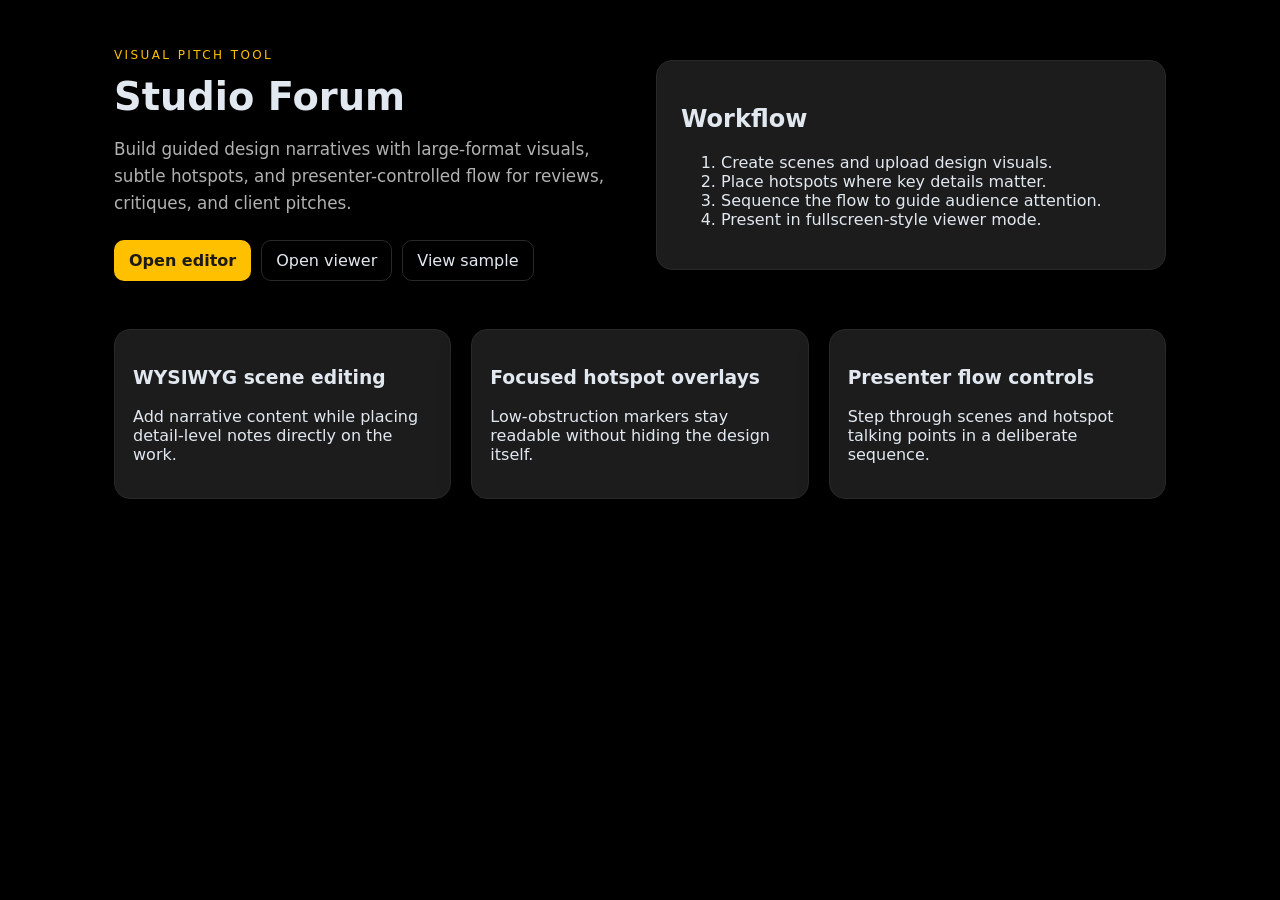
<file: index.html>
<!doctype html>
<html lang="en">
  <head>
    <meta charset="utf-8" />
    <meta name="viewport" content="width=device-width, initial-scale=1" />
    <title>Studio Forum - Design Story Presenter</title>
    <link rel="stylesheet" href="assets/app.css" />
  </head>
  <body>
    <main class="shell">
      <header class="hero">
        <div>
          <p class="eyebrow">Visual Pitch Tool</p>
          <h1>Studio Forum</h1>
          <p class="lede">
            Build guided design narratives with large-format visuals, subtle hotspots,
            and presenter-controlled flow for reviews, critiques, and client pitches.
          </p>
          <div class="actions">
            <a class="btn primary" href="editor.html">Open editor</a>
            <a class="btn" href="viewer.html">Open viewer</a>
            <a class="btn" href="viewer.html?src=guides/sample-design-review.json">View sample</a>
          </div>
        </div>
        <div class="card">
          <h2>Workflow</h2>
          <ol>
            <li>Create scenes and upload design visuals.</li>
            <li>Place hotspots where key details matter.</li>
            <li>Sequence the flow to guide audience attention.</li>
            <li>Present in fullscreen-style viewer mode.</li>
          </ol>
        </div>
      </header>

      <section class="grid">
        <div class="panel">
          <h3>WYSIWYG scene editing</h3>
          <p>Add narrative content while placing detail-level notes directly on the work.</p>
        </div>
        <div class="panel">
          <h3>Focused hotspot overlays</h3>
          <p>Low-obstruction markers stay readable without hiding the design itself.</p>
        </div>
        <div class="panel">
          <h3>Presenter flow controls</h3>
          <p>Step through scenes and hotspot talking points in a deliberate sequence.</p>
        </div>
      </section>
    </main>
  </body>
</html>
</file>
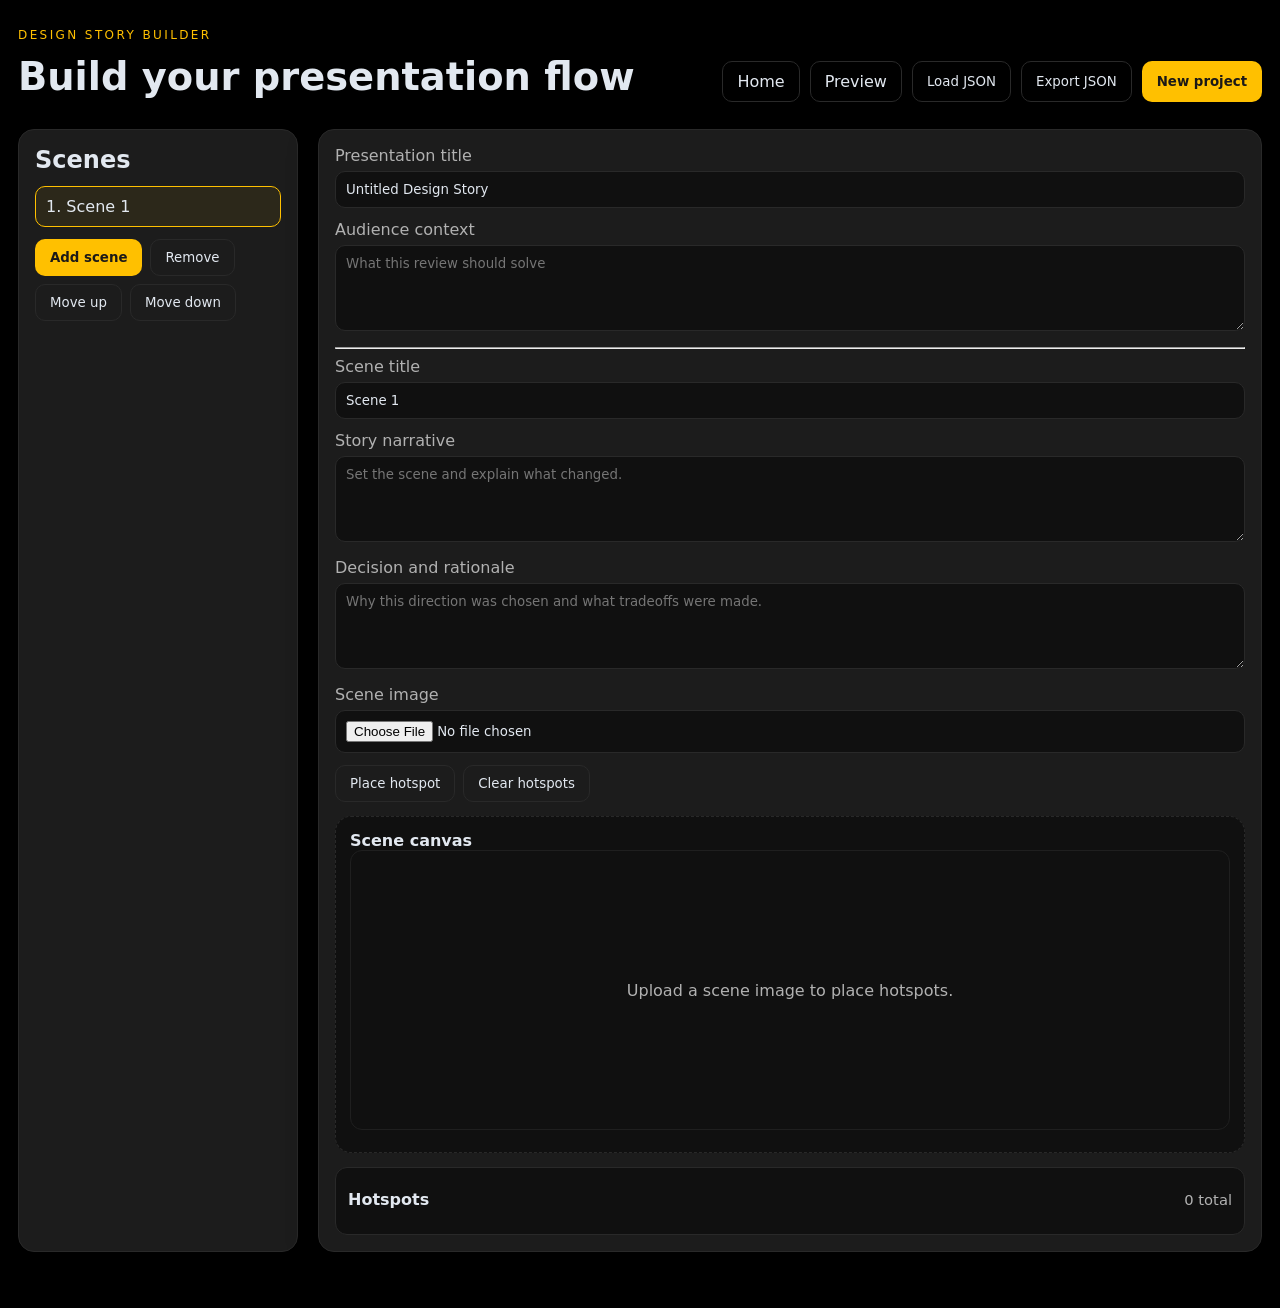
<file: editor.html>
<!doctype html>
<html lang="en">
  <head>
    <meta charset="utf-8" />
    <meta name="viewport" content="width=device-width, initial-scale=1" />
    <title>Studio Forum Editor</title>
    <link rel="stylesheet" href="assets/app.css" />
  </head>
  <body>
    <main class="editor-shell">
      <div class="viewer-header">
        <div>
          <p class="eyebrow">Design Story Builder</p>
          <h1>Build your presentation flow</h1>
        </div>
        <div class="actions">
          <a class="btn" href="index.html">Home</a>
          <a class="btn" href="viewer.html?preview=1">Preview</a>
          <button class="btn" id="loadJson">Load JSON</button>
          <button class="btn" id="exportJson">Export JSON</button>
          <button class="btn primary" id="clearDraft">New project</button>
        </div>
      </div>

      <section class="editor-layout">
        <aside class="panel-list">
          <h2>Scenes</h2>
          <div id="sceneList"></div>
          <div class="step-actions">
            <button class="btn primary" id="addScene">Add scene</button>
            <button class="btn" id="removeScene">Remove</button>
            <button class="btn" id="moveSceneUp">Move up</button>
            <button class="btn" id="moveSceneDown">Move down</button>
          </div>
        </aside>

        <section class="form">
          <label>
            Presentation title
            <input id="projectTitle" placeholder="Q2 Product Marketing Site" />
          </label>
          <label>
            Audience context
            <textarea id="projectSubtitle" placeholder="What this review should solve"></textarea>
          </label>

          <hr />

          <label>
            Scene title
            <input id="sceneTitle" placeholder="Homepage hero direction" />
          </label>
          <label>
            Story narrative
            <textarea id="sceneNarrative" placeholder="Set the scene and explain what changed."></textarea>
          </label>
          <label>
            Decision and rationale
            <textarea id="sceneRationale" placeholder="Why this direction was chosen and what tradeoffs were made."></textarea>
          </label>
          <label>
            Scene image
            <input type="file" id="sceneImage" accept="image/*" />
          </label>

          <div class="step-actions">
            <button class="btn" id="placeHotspot">Place hotspot</button>
            <button class="btn" id="clearHotspots">Clear hotspots</button>
          </div>

          <div class="preview">
            <strong>Scene canvas</strong>
            <div id="imageStage" class="image-stage image-stage-editor"></div>
            <p id="placementHint" class="lede compact"></p>
          </div>

          <div class="hotspot-editor">
            <div class="hotspot-header">
              <strong>Hotspots</strong>
              <span id="hotspotCount" class="lede compact"></span>
            </div>
            <div id="hotspotList"></div>
          </div>
        </section>
      </section>
    </main>

    <input type="file" id="jsonFile" accept="application/json" hidden />
    <script src="assets/editor.js"></script>
  </body>
</html>
</file>
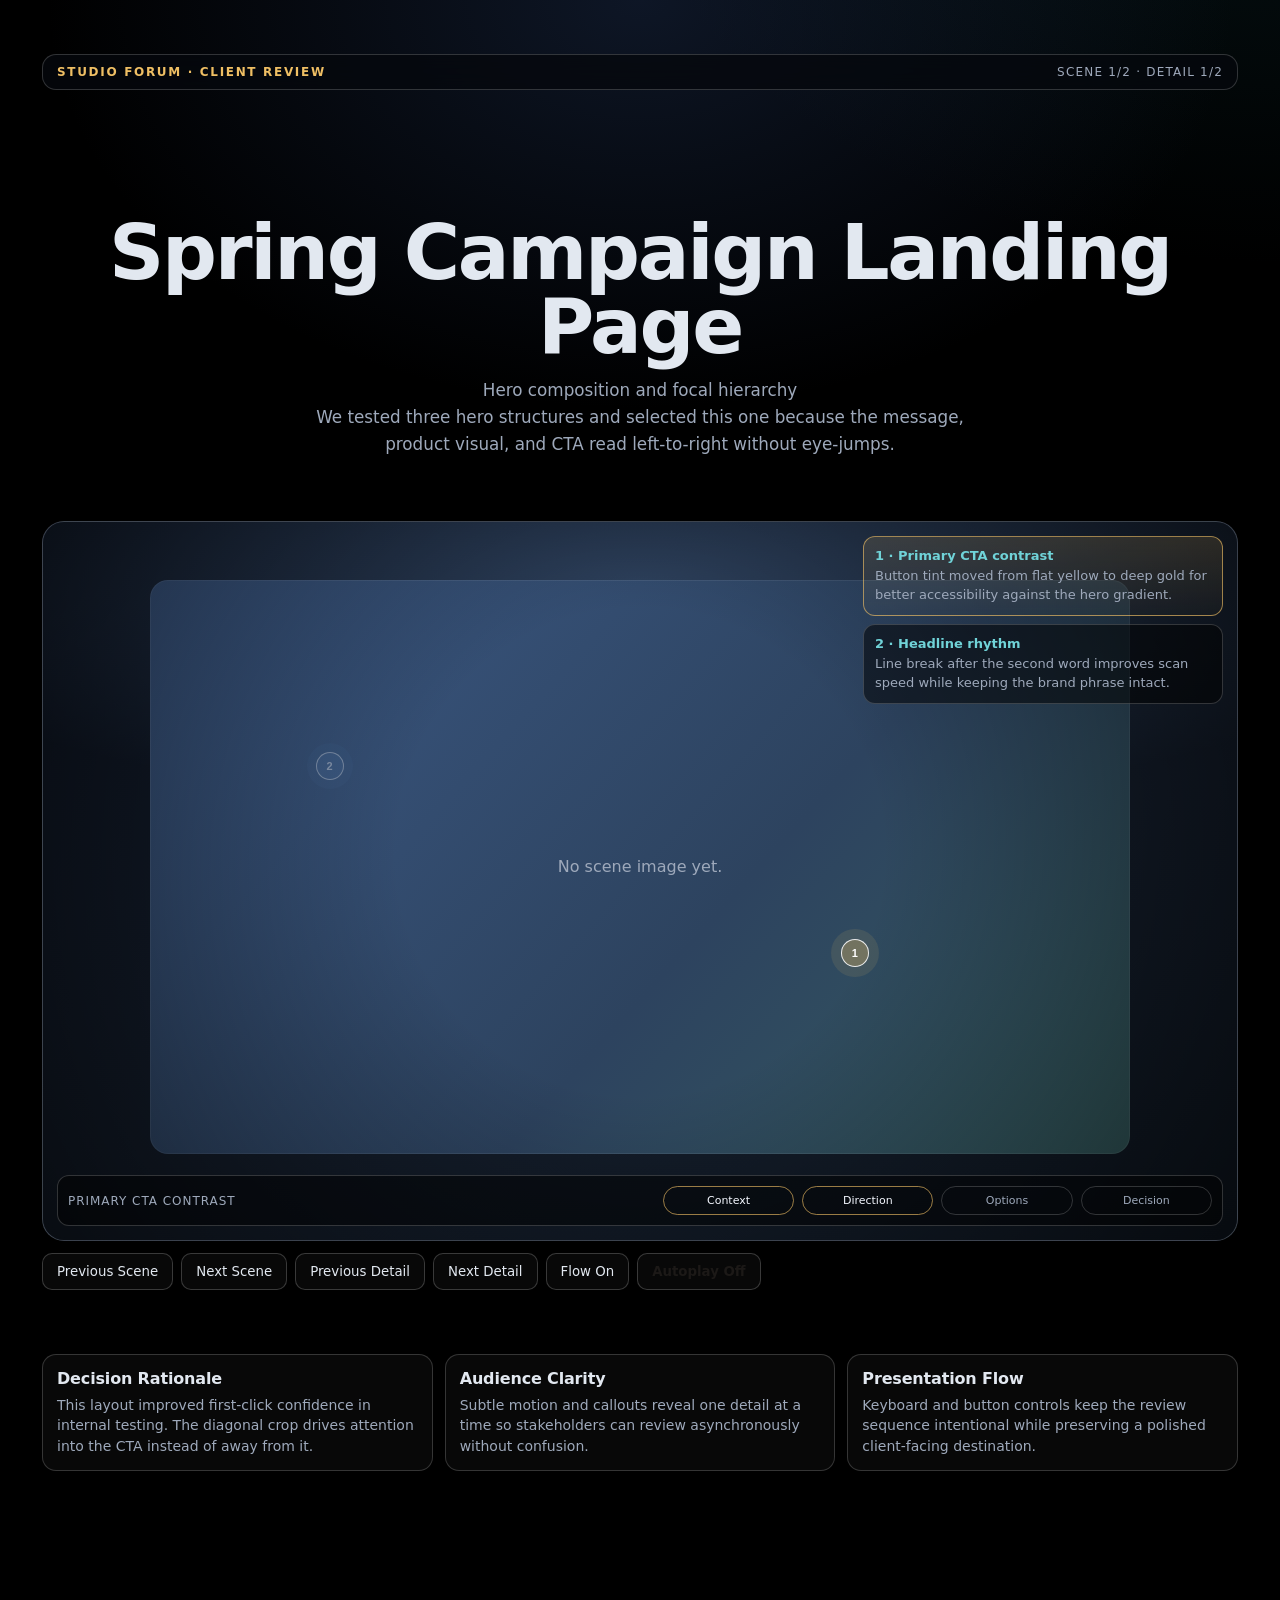
<file: viewer.html>
<!doctype html>
<html lang="en">
  <head>
    <meta charset="utf-8" />
    <meta name="viewport" content="width=device-width, initial-scale=1" />
    <title>Studio Forum Viewer</title>
    <link rel="stylesheet" href="assets/app.css" />
  </head>
  <body class="hybrid-viewer-body">
    <main class="viewer-shell" id="app"></main>
    <script src="assets/viewer.js"></script>
  </body>
</html>
</file>
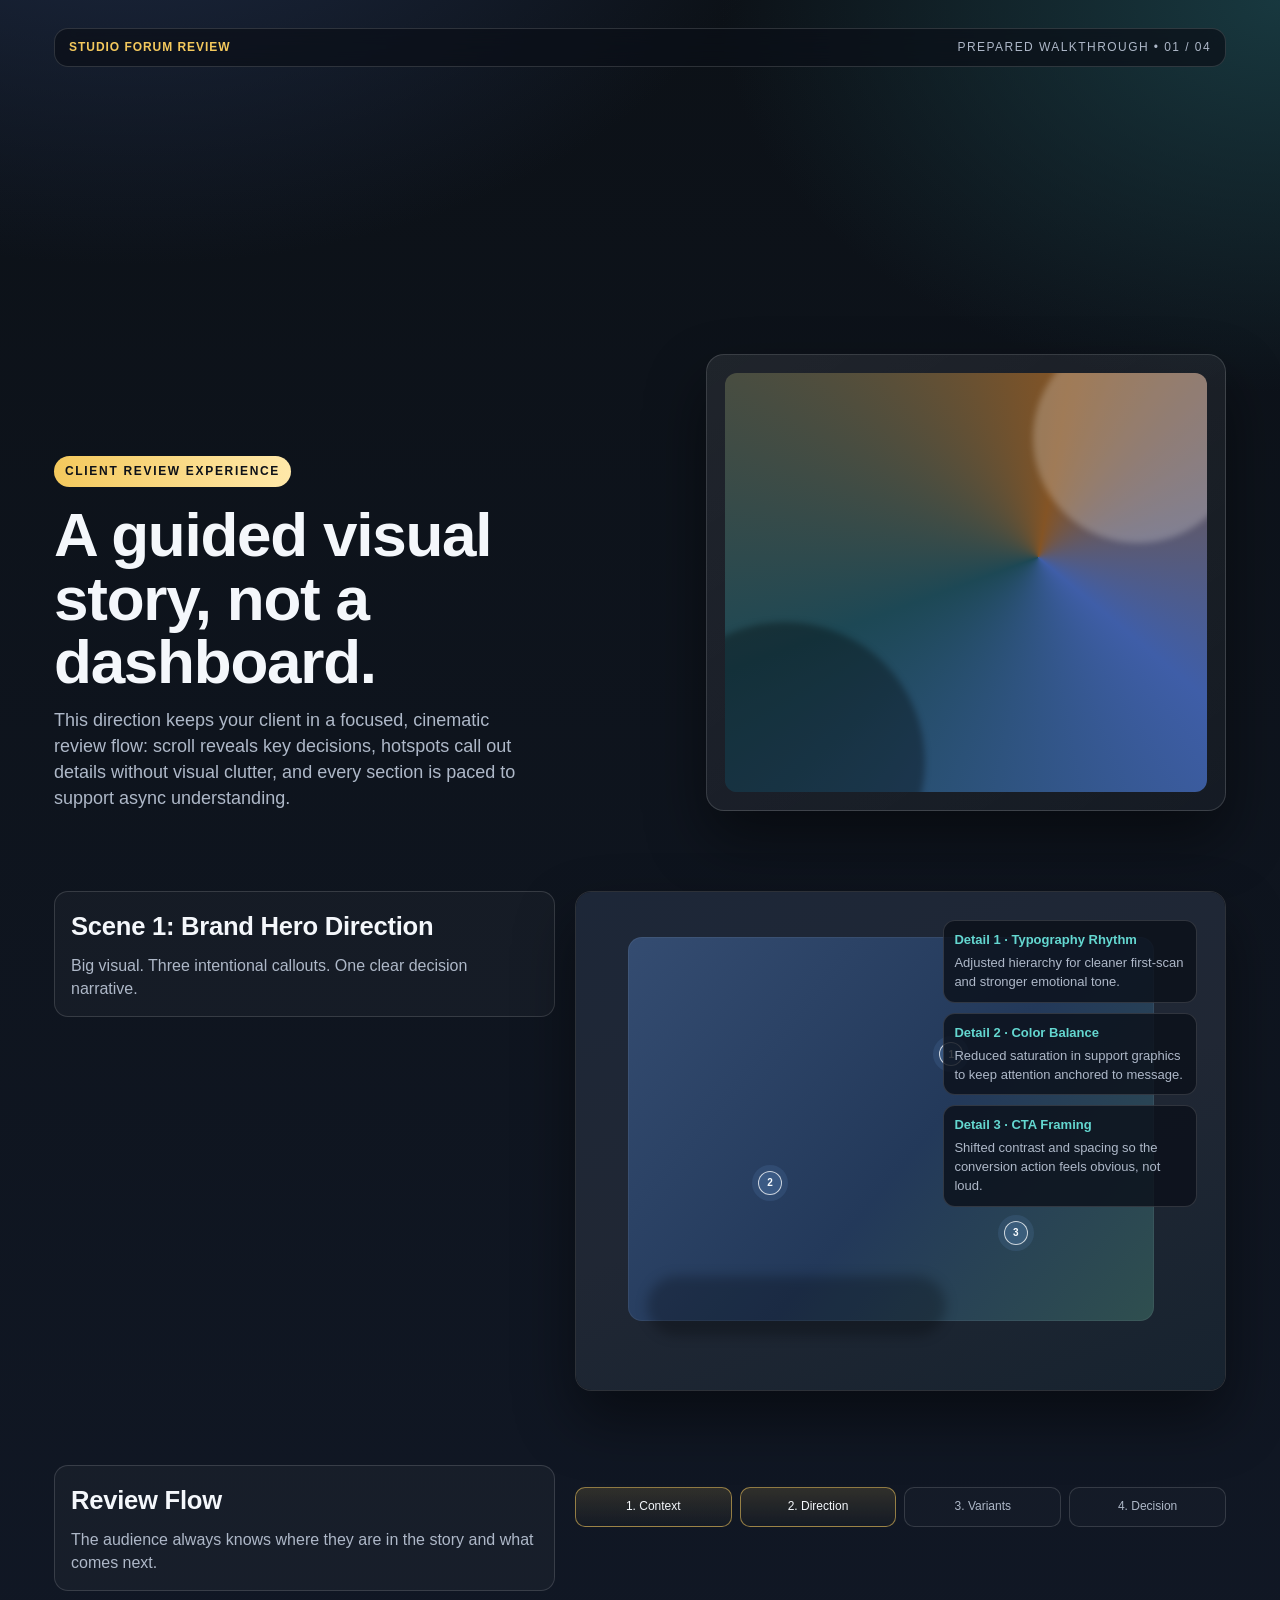
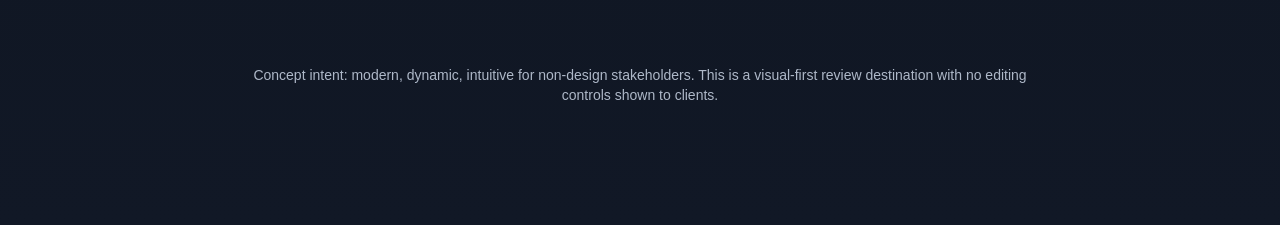
<file: concepts/client-review-concept.html>
<!doctype html>
<html lang="en">
<head>
  <meta charset="utf-8" />
  <meta name="viewport" content="width=device-width, initial-scale=1" />
  <title>Studio Forum Concept - Client Review Experience</title>
  <style>
    :root {
      --bg: #0c1117;
      --bg-2: #111826;
      --panel: rgba(255, 255, 255, 0.05);
      --line: rgba(255, 255, 255, 0.14);
      --text: #f4f7fb;
      --muted: #aeb8c8;
      --gold: #f4c95d;
      --teal: #64d7d0;
      --blue: #7cb8ff;
      --glow: 0 28px 60px rgba(0, 0, 0, 0.45);
    }

    * { box-sizing: border-box; }
    body {
      margin: 0;
      color: var(--text);
      font-family: "Avenir Next", "Satoshi", "Manrope", "Segoe UI", sans-serif;
      background:
        radial-gradient(1200px 800px at 10% -10%, #1e2b46 0%, transparent 56%),
        radial-gradient(1000px 700px at 100% 0%, #18383f 0%, transparent 56%),
        linear-gradient(180deg, var(--bg) 0%, var(--bg-2) 100%);
      line-height: 1.45;
      overflow-x: hidden;
    }

    .shell { max-width: 1220px; margin: 0 auto; padding: 28px 24px 120px; }

    .topbar {
      display: flex;
      justify-content: space-between;
      align-items: center;
      margin-bottom: 60px;
      position: sticky;
      top: 14px;
      z-index: 20;
      backdrop-filter: blur(10px);
      padding: 10px 14px;
      border: 1px solid var(--line);
      border-radius: 14px;
      background: rgba(11, 15, 24, 0.7);
    }

    .brand { font-weight: 700; letter-spacing: 0.08em; text-transform: uppercase; font-size: 12px; color: var(--gold); }
    .progress { color: var(--muted); font-size: 12px; letter-spacing: 0.12em; text-transform: uppercase; }

    .hero {
      min-height: 76vh;
      display: grid;
      grid-template-columns: 1.2fr 1fr;
      gap: 28px;
      align-items: end;
      margin-bottom: 80px;
    }

    .hero h1 {
      margin: 0 0 14px;
      font-size: clamp(34px, 5vw, 62px);
      line-height: 1.02;
      letter-spacing: -0.02em;
      max-width: 14ch;
    }

    .hero p { margin: 0; color: var(--muted); max-width: 48ch; font-size: 18px; }

    .badge {
      display: inline-block;
      margin-bottom: 16px;
      font-size: 12px;
      letter-spacing: 0.14em;
      text-transform: uppercase;
      color: #0d1118;
      font-weight: 700;
      background: linear-gradient(90deg, var(--gold), #ffe8a9);
      border-radius: 999px;
      padding: 7px 11px;
    }

    .hero-card {
      border: 1px solid var(--line);
      border-radius: 18px;
      background: linear-gradient(145deg, rgba(255,255,255,0.08), rgba(255,255,255,0.03));
      box-shadow: var(--glow);
      padding: 18px;
      transform: translateY(0);
      animation: drift 5s ease-in-out infinite;
    }

    .hero-art {
      border-radius: 12px;
      background: conic-gradient(from 130deg at 65% 44%, #3f5ea8, #1d4855, #845425, #3f5ea8);
      aspect-ratio: 1.15 / 1;
      position: relative;
      overflow: hidden;
    }

    .hero-art::before,
    .hero-art::after {
      content: "";
      position: absolute;
      border-radius: 999px;
      filter: blur(3px);
    }

    .hero-art::before {
      width: 210px;
      height: 210px;
      right: -36px;
      top: -40px;
      background: rgba(255, 255, 255, 0.23);
    }

    .hero-art::after {
      width: 280px;
      height: 280px;
      left: -80px;
      bottom: -110px;
      background: rgba(0, 0, 0, 0.32);
    }

    .section {
      margin: 0 auto 74px;
      display: grid;
      grid-template-columns: 1fr 1.3fr;
      gap: 20px;
      align-items: start;
    }

    .section-meta {
      position: sticky;
      top: 86px;
      padding: 16px;
      border-radius: 14px;
      border: 1px solid var(--line);
      background: rgba(255,255,255,0.03);
    }

    .section-meta h2 { margin: 0 0 8px; font-size: clamp(22px, 2vw, 28px); letter-spacing: -0.01em; }
    .section-meta p { margin: 0; color: var(--muted); }

    .stage {
      border: 1px solid var(--line);
      border-radius: 16px;
      background: #0b0f17;
      min-height: 500px;
      position: relative;
      overflow: hidden;
      box-shadow: var(--glow);
    }

    .mock-image {
      position: absolute;
      inset: 0;
      background: linear-gradient(160deg, #1d2738 0%, #202734 52%, #17232f 100%);
    }

    .mock-image::before {
      content: "";
      position: absolute;
      inset: 9% 11% 14% 8%;
      border-radius: 14px;
      background: linear-gradient(130deg, #344c71, #23395a 55%, #2f4f4f);
      box-shadow: inset 0 0 0 1px rgba(255,255,255,0.06);
    }

    .mock-image::after {
      content: "";
      position: absolute;
      width: 46%;
      height: 12%;
      bottom: 11%;
      left: 11%;
      border-radius: 999px;
      background: rgba(0,0,0,0.25);
      filter: blur(6px);
    }

    .hotspot {
      position: absolute;
      width: 24px;
      height: 24px;
      border-radius: 999px;
      border: 1px solid rgba(255,255,255,0.75);
      display: grid;
      place-items: center;
      font-size: 10px;
      font-weight: 700;
      color: #f9fcff;
      backdrop-filter: blur(3px);
      cursor: default;
      background: rgba(124, 184, 255, 0.23);
      box-shadow: 0 0 0 6px rgba(124, 184, 255, 0.11);
      animation: pulse 2.5s ease-in-out infinite;
    }

    .hotspot.one { left: 56%; top: 30%; }
    .hotspot.two { left: 28%; top: 56%; animation-delay: 0.5s; }
    .hotspot.three { left: 66%; top: 66%; animation-delay: 1s; }

    .note-rail {
      padding: 16px;
      display: grid;
      gap: 10px;
      position: absolute;
      right: 12px;
      top: 12px;
      width: min(44%, 320px);
    }

    .note {
      border: 1px solid var(--line);
      border-radius: 12px;
      padding: 10px;
      background: rgba(12, 17, 26, 0.82);
    }

    .note strong { display: block; font-size: 13px; margin-bottom: 4px; color: var(--teal); }
    .note p { margin: 0; color: var(--muted); font-size: 13px; }

    .timeline {
      margin-top: 22px;
      display: grid;
      grid-template-columns: repeat(4, 1fr);
      gap: 8px;
    }

    .step {
      border: 1px solid var(--line);
      border-radius: 10px;
      background: rgba(255,255,255,0.02);
      padding: 10px 8px;
      font-size: 12px;
      color: var(--muted);
      text-align: center;
    }

    .step.active {
      border-color: rgba(244, 201, 93, 0.55);
      color: var(--text);
      background: linear-gradient(180deg, rgba(244, 201, 93, 0.14), rgba(244, 201, 93, 0.02));
    }

    .footer-note {
      max-width: 820px;
      margin: 0 auto;
      text-align: center;
      color: var(--muted);
      font-size: 14px;
    }

    @keyframes pulse {
      0%, 100% { transform: scale(1); box-shadow: 0 0 0 6px rgba(124, 184, 255, 0.11); }
      50% { transform: scale(1.07); box-shadow: 0 0 0 9px rgba(124, 184, 255, 0.05); }
    }

    @keyframes drift {
      0%, 100% { transform: translateY(0px); }
      50% { transform: translateY(-8px); }
    }

    @media (max-width: 980px) {
      .hero, .section { grid-template-columns: 1fr; }
      .section-meta { position: static; }
      .note-rail { position: static; width: auto; margin: 12px; }
      .timeline { grid-template-columns: repeat(2, 1fr); }
    }
  </style>
</head>
<body>
  <div class="shell">
    <header class="topbar">
      <div class="brand">Studio Forum Review</div>
      <div class="progress">Prepared walkthrough • 01 / 04</div>
    </header>

    <section class="hero">
      <div>
        <div class="badge">Client Review Experience</div>
        <h1>A guided visual story, not a dashboard.</h1>
        <p>
          This direction keeps your client in a focused, cinematic review flow: scroll reveals key decisions,
          hotspots call out details without visual clutter, and every section is paced to support async understanding.
        </p>
      </div>
      <div class="hero-card">
        <div class="hero-art"></div>
      </div>
    </section>

    <section class="section">
      <aside class="section-meta">
        <h2>Scene 1: Brand Hero Direction</h2>
        <p>Big visual. Three intentional callouts. One clear decision narrative.</p>
      </aside>
      <article class="stage">
        <div class="mock-image"></div>
        <button class="hotspot one">1</button>
        <button class="hotspot two">2</button>
        <button class="hotspot three">3</button>
        <div class="note-rail">
          <div class="note"><strong>Detail 1 · Typography Rhythm</strong><p>Adjusted hierarchy for cleaner first-scan and stronger emotional tone.</p></div>
          <div class="note"><strong>Detail 2 · Color Balance</strong><p>Reduced saturation in support graphics to keep attention anchored to message.</p></div>
          <div class="note"><strong>Detail 3 · CTA Framing</strong><p>Shifted contrast and spacing so the conversion action feels obvious, not loud.</p></div>
        </div>
      </article>
    </section>

    <section class="section">
      <aside class="section-meta">
        <h2>Review Flow</h2>
        <p>The audience always knows where they are in the story and what comes next.</p>
      </aside>
      <article>
        <div class="timeline">
          <div class="step active">1. Context</div>
          <div class="step active">2. Direction</div>
          <div class="step">3. Variants</div>
          <div class="step">4. Decision</div>
        </div>
      </article>
    </section>

    <p class="footer-note">
      Concept intent: modern, dynamic, intuitive for non-design stakeholders. This is a visual-first review destination with no editing controls shown to clients.
    </p>
  </div>
  <script src="https://mcp.figma.com/mcp/html-to-design/capture.js" async></script>
</body>
</html>
</file>
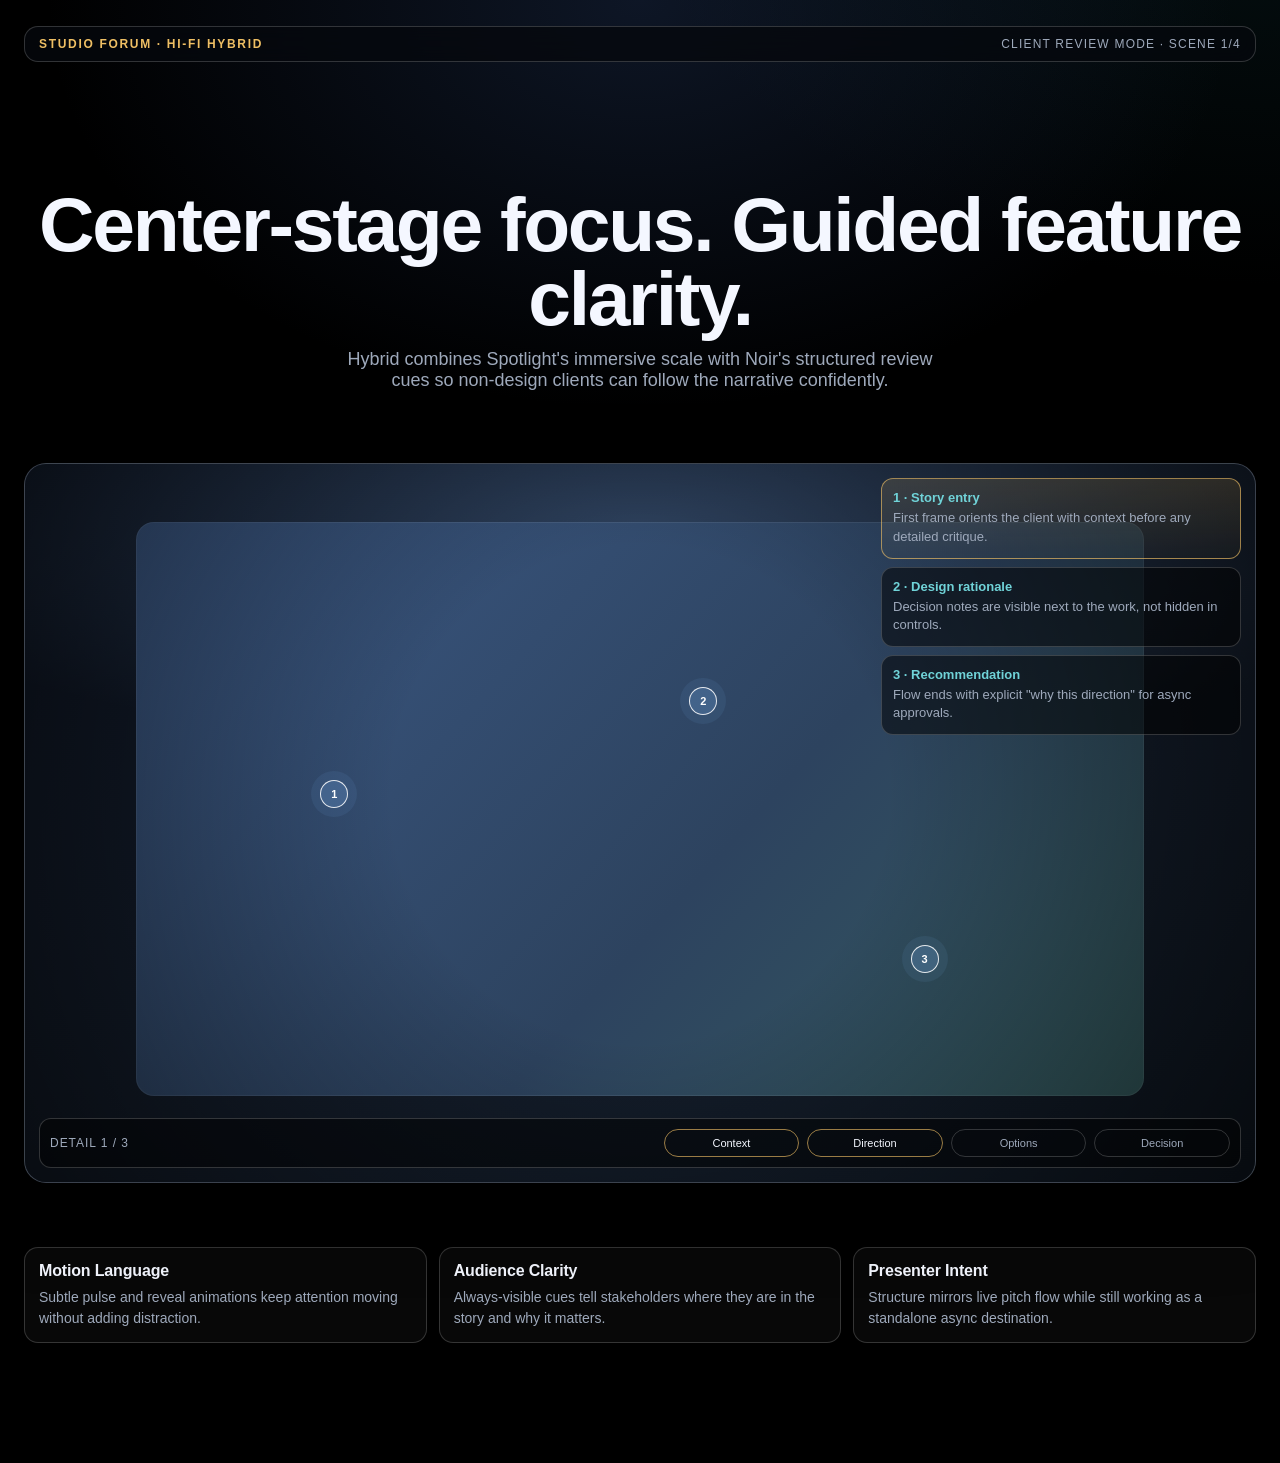
<file: concepts/client-review-hifi-hybrid.html>
<!doctype html>
<html lang="en">
<head>
  <meta charset="utf-8" />
  <meta name="viewport" content="width=device-width, initial-scale=1" />
  <title>Studio Forum Hi-Fi - Hybrid</title>
  <style>
    :root {
      --bg: #000;
      --text: #f4f7ff;
      --muted: #9ea9bb;
      --line: rgba(255,255,255,.18);
      --gold: #efbf64;
      --cyan: #70d3d8;
      --blue: #84baff;
    }
    * { box-sizing: border-box; }
    html { scroll-behavior: smooth; }
    body {
      margin: 0;
      font-family: "Avenir Next", "Satoshi", "Manrope", sans-serif;
      color: var(--text);
      background:
        radial-gradient(900px 620px at 50% 0%, rgba(43,69,118,.32), transparent 66%),
        radial-gradient(1000px 700px at 100% -12%, rgba(18,64,74,.28), transparent 66%),
        #000;
    }
    .shell { max-width: 1280px; margin: 0 auto; padding: 26px 24px 120px; }
    .top {
      position: sticky; top: 10px; z-index: 20;
      display: flex; justify-content: space-between; align-items: center;
      border: 1px solid var(--line); border-radius: 14px;
      background: rgba(6,8,13,.78); backdrop-filter: blur(10px);
      padding: 10px 14px; margin-bottom: 44px;
    }
    .brand { font-size: 12px; font-weight: 700; letter-spacing: .14em; text-transform: uppercase; color: var(--gold); }
    .status { font-size: 12px; color: var(--muted); text-transform: uppercase; letter-spacing: .1em; }
    .hero { text-align: center; margin: 14vh auto 8vh; }
    h1 { margin: 0; font-size: clamp(38px, 6vw, 84px); line-height: .96; letter-spacing: -.03em; }
    .lede { margin: 14px auto 0; max-width: 62ch; color: var(--muted); font-size: 18px; }
    .frame {
      border: 1px solid var(--line); border-radius: 22px;
      background: linear-gradient(160deg, #0f1726 0%, #141d2b 58%, #101924 100%);
      min-height: 720px; position: relative; overflow: hidden;
      box-shadow: 0 28px 72px rgba(0,0,0,.58);
    }
    .art { position: absolute; inset: 8% 9% 12%; border-radius: 18px; background: linear-gradient(132deg, #3b5884, #2d435f 58%, #355c5f); }
    .art::after { content:""; position:absolute; inset:0; border-radius: inherit; box-shadow: inset 0 0 0 1px rgba(255,255,255,.08); }
    .beam { position:absolute; inset:-24% -18% auto; height:460px; background: radial-gradient(ellipse at 50% 50%, rgba(132,186,255,.24), transparent 72%); pointer-events:none; }
    .vignette { position:absolute; inset:0; background: radial-gradient(circle at 50% 46%, transparent 34%, rgba(0,0,0,.58)); }
    .hotspot {
      position:absolute; width:28px; height:28px; border-radius:999px;
      display:grid; place-items:center; border:1px solid rgba(255,255,255,.86);
      font-size:11px; font-weight:700; color:#fff;
      background: rgba(132,186,255,.24); box-shadow: 0 0 0 9px rgba(132,186,255,.08);
      animation: pulse 2.3s ease-in-out infinite;
    }
    .h1 { left: 24%; top: 44%; }
    .h2 { left: 54%; top: 31%; animation-delay: .65s; }
    .h3 { left: 72%; top: 67%; animation-delay: 1.2s; }
    .panel {
      position:absolute; right: 14px; top: 14px; width: min(38%, 360px);
      display:grid; gap: 8px;
    }
    .note { border:1px solid var(--line); border-radius:12px; padding:11px; background: rgba(0,0,0,.52); }
    .note strong { display:block; font-size:13px; color: var(--cyan); margin-bottom: 4px; }
    .note p { margin:0; font-size:13px; color: var(--muted); line-height:1.43; }
    .note.active { border-color: rgba(239,191,100,.62); background: linear-gradient(180deg, rgba(239,191,100,.14), rgba(239,191,100,.03)); }
    .dock {
      position:absolute; left: 14px; right: 14px; bottom: 14px;
      border:1px solid var(--line); border-radius: 12px; padding: 10px;
      background: rgba(0,0,0,.48);
      display:flex; justify-content: space-between; gap: 10px; align-items: center;
    }
    .dock span { font-size: 12px; color: var(--muted); text-transform: uppercase; letter-spacing: .08em; }
    .progress { display:grid; grid-template-columns: repeat(4, 1fr); gap: 8px; width: 48%; }
    .chip { border:1px solid var(--line); border-radius:999px; padding:7px; text-align:center; font-size:11px; color: var(--muted); }
    .chip.active { border-color: rgba(239,191,100,.63); color: var(--text); }
    .sections { margin-top: 64px; display: grid; grid-template-columns: repeat(3, 1fr); gap: 12px; }
    .section { border: 1px solid var(--line); border-radius: 14px; padding: 14px; background: rgba(255,255,255,.03); }
    .section h3 { margin: 0 0 7px; font-size: 16px; letter-spacing: -.01em; }
    .section p { margin: 0; color: var(--muted); font-size: 14px; line-height: 1.45; }
    @keyframes pulse {
      0%,100% { transform: scale(1); box-shadow: 0 0 0 9px rgba(132,186,255,.08); }
      50% { transform: scale(1.09); box-shadow: 0 0 0 13px rgba(132,186,255,.05); }
    }
    @media (max-width: 1050px) {
      .frame { min-height: 680px; }
      .panel { position: static; width: auto; margin: 14px; }
      .dock { position: static; margin: 14px; flex-direction: column; align-items: stretch; }
      .progress { width: 100%; }
      .sections { grid-template-columns: 1fr; }
    }
  </style>
</head>
<body>
  <div class="shell">
    <header class="top"><div class="brand">Studio Forum · Hi-Fi Hybrid</div><div class="status">Client Review Mode · Scene 1/4</div></header>
    <section class="hero">
      <h1>Center-stage focus. Guided feature clarity.</h1>
      <p class="lede">Hybrid combines Spotlight's immersive scale with Noir's structured review cues so non-design clients can follow the narrative confidently.</p>
    </section>
    <article class="frame">
      <div class="beam"></div><div class="art"></div><div class="vignette"></div>
      <div class="hotspot h1">1</div><div class="hotspot h2">2</div><div class="hotspot h3">3</div>
      <aside class="panel">
        <div class="note active"><strong>1 · Story entry</strong><p>First frame orients the client with context before any detailed critique.</p></div>
        <div class="note"><strong>2 · Design rationale</strong><p>Decision notes are visible next to the work, not hidden in controls.</p></div>
        <div class="note"><strong>3 · Recommendation</strong><p>Flow ends with explicit "why this direction" for async approvals.</p></div>
      </aside>
      <div class="dock">
        <span>Detail 1 / 3</span>
        <div class="progress"><div class="chip active">Context</div><div class="chip active">Direction</div><div class="chip">Options</div><div class="chip">Decision</div></div>
      </div>
    </article>
    <section class="sections">
      <div class="section"><h3>Motion Language</h3><p>Subtle pulse and reveal animations keep attention moving without adding distraction.</p></div>
      <div class="section"><h3>Audience Clarity</h3><p>Always-visible cues tell stakeholders where they are in the story and why it matters.</p></div>
      <div class="section"><h3>Presenter Intent</h3><p>Structure mirrors live pitch flow while still working as a standalone async destination.</p></div>
    </section>
  </div>
  <script src="https://mcp.figma.com/mcp/html-to-design/capture.js" async></script>
</body>
</html>
</file>
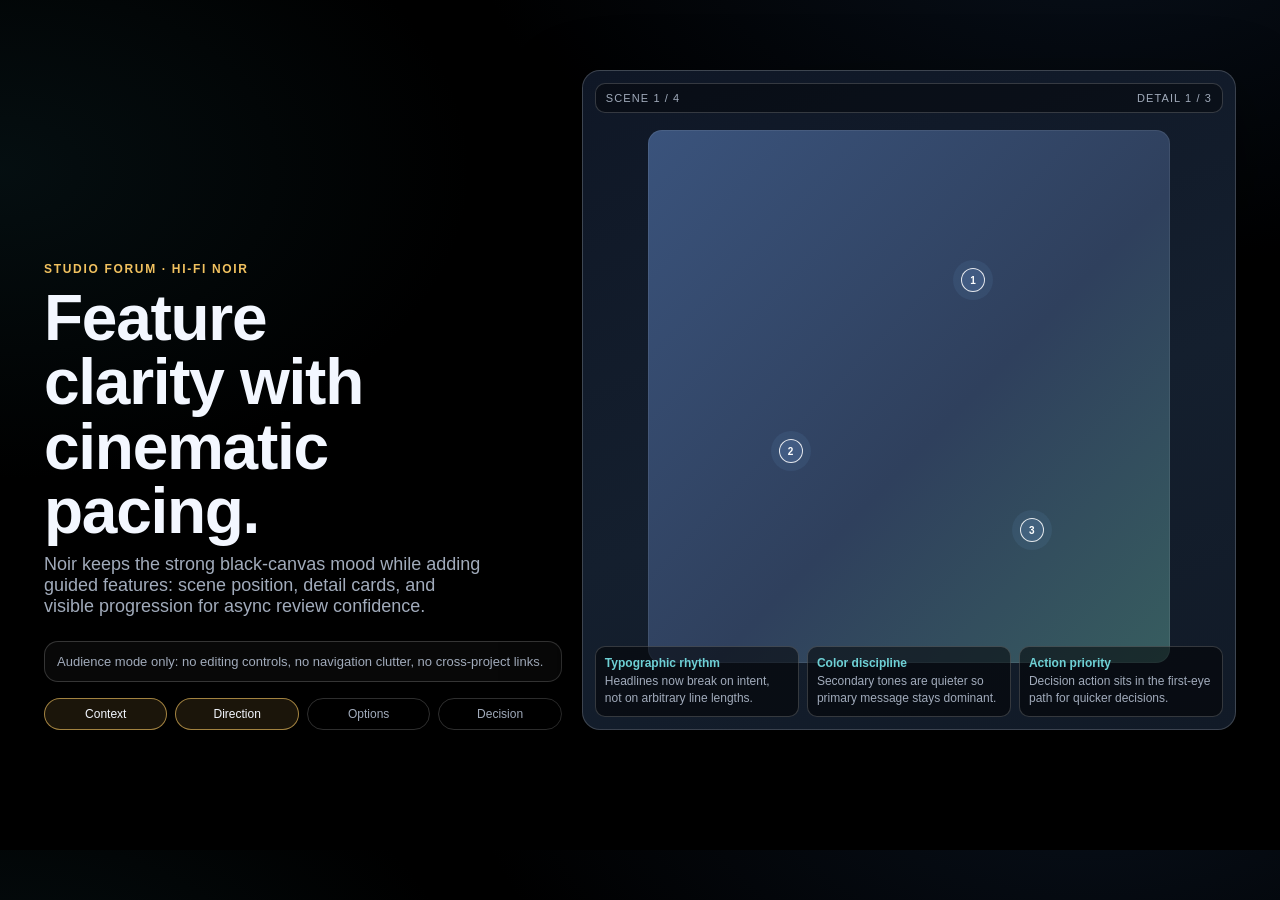
<file: concepts/client-review-hifi-noir.html>
<!doctype html>
<html lang="en">
<head>
  <meta charset="utf-8" />
  <meta name="viewport" content="width=device-width, initial-scale=1" />
  <title>Studio Forum Hi-Fi - Noir</title>
  <style>
    :root {
      --bg: #000;
      --text: #f3f7ff;
      --muted: #a1abbb;
      --line: rgba(255,255,255,.18);
      --gold: #f1c15f;
      --cyan: #6ed0d5;
      --blue: #84b8ff;
    }
    * { box-sizing: border-box; }
    body {
      margin: 0;
      color: var(--text);
      font-family: "Avenir Next", "Manrope", sans-serif;
      background:
        radial-gradient(980px 640px at 85% -14%, rgba(25,50,84,.34), transparent 64%),
        radial-gradient(760px 500px at 0% 20%, rgba(20,60,70,.24), transparent 62%),
        #000;
    }
    .shell { max-width: 1240px; margin: 0 auto; padding: 28px 24px 120px; }
    .hero { display: grid; grid-template-columns: .95fr 1.2fr; gap: 20px; align-items: end; min-height: 78vh; }
    .eyebrow { font-size: 12px; letter-spacing: .14em; text-transform: uppercase; color: var(--gold); font-weight: 700; }
    h1 { margin: 10px 0 10px; font-size: clamp(36px, 5vw, 68px); line-height: 1.01; letter-spacing: -.02em; max-width: 11ch; }
    .lede { margin: 0; color: var(--muted); max-width: 44ch; font-size: 18px; }
    .meta {
      margin-top: 24px; border: 1px solid var(--line); border-radius: 14px; padding: 12px;
      background: rgba(255,255,255,.03);
    }
    .meta p { margin: 0; color: var(--muted); font-size: 13px; }
    .stage {
      border: 1px solid var(--line); border-radius: 18px; overflow: hidden; position: relative;
      min-height: 660px; background: linear-gradient(160deg, #0f1726, #141f2e 56%, #111a27);
      box-shadow: 0 28px 70px rgba(0,0,0,.55);
    }
    .visual { position: absolute; inset: 9% 10% 10%; border-radius: 14px; background: linear-gradient(134deg, #3a537c, #2f405d 56%, #375d5f); }
    .visual::after { content:""; position:absolute; inset:0; border-radius:inherit; box-shadow: inset 0 0 0 1px rgba(255,255,255,.08); }
    .topbar {
      position: absolute; left: 12px; right: 12px; top: 12px; z-index: 6;
      display: flex; justify-content: space-between; align-items: center;
      border: 1px solid var(--line); border-radius: 10px; padding: 8px 10px;
      background: rgba(0,0,0,.4);
    }
    .topbar span { font-size: 11px; letter-spacing: .1em; text-transform: uppercase; color: var(--muted); }
    .hotspot {
      position: absolute; width: 24px; height: 24px; border-radius: 999px;
      border: 1px solid rgba(255,255,255,.86); color: #fff; font-size: 10px; font-weight: 700;
      display: grid; place-items: center;
      background: rgba(132,184,255,.2); box-shadow: 0 0 0 8px rgba(132,184,255,.08);
      animation: pulse 2.4s ease-in-out infinite;
    }
    .h1 { left: 58%; top: 30%; }
    .h2 { left: 30%; top: 56%; animation-delay: .65s; }
    .h3 { left: 67%; top: 68%; animation-delay: 1.2s; }
    .rail {
      position: absolute; left: 12px; right: 12px; bottom: 12px;
      display: grid; grid-template-columns: repeat(3, 1fr); gap: 8px;
    }
    .card { border: 1px solid var(--line); border-radius: 10px; padding: 9px; background: rgba(0,0,0,.52); }
    .card strong { display:block; color: var(--cyan); font-size: 12px; margin-bottom: 3px; }
    .card p { margin:0; color: var(--muted); font-size: 12px; line-height: 1.4; }
    .steps { margin-top: 16px; display: grid; grid-template-columns: repeat(4,1fr); gap: 8px; }
    .step { border: 1px solid var(--line); border-radius: 999px; padding: 8px; text-align:center; color: var(--muted); font-size: 12px; }
    .step.active { color: var(--text); border-color: rgba(241,193,95,.63); background: rgba(241,193,95,.11); }
    @keyframes pulse {
      0%,100% { transform: scale(1); box-shadow: 0 0 0 8px rgba(132,184,255,.08); }
      50% { transform: scale(1.08); box-shadow: 0 0 0 12px rgba(132,184,255,.05); }
    }
    @media (max-width: 980px) {
      .hero { grid-template-columns: 1fr; }
      .stage { min-height: 620px; }
      .rail { grid-template-columns: 1fr; }
      .steps { grid-template-columns: repeat(2,1fr); }
    }
  </style>
</head>
<body>
  <div class="shell">
    <section class="hero">
      <div>
        <div class="eyebrow">Studio Forum · Hi-Fi Noir</div>
        <h1>Feature clarity with cinematic pacing.</h1>
        <p class="lede">Noir keeps the strong black-canvas mood while adding guided features: scene position, detail cards, and visible progression for async review confidence.</p>
        <div class="meta"><p>Audience mode only: no editing controls, no navigation clutter, no cross-project links.</p></div>
        <div class="steps"><div class="step active">Context</div><div class="step active">Direction</div><div class="step">Options</div><div class="step">Decision</div></div>
      </div>
      <article class="stage">
        <div class="visual"></div>
        <div class="topbar"><span>Scene 1 / 4</span><span>Detail 1 / 3</span></div>
        <div class="hotspot h1">1</div><div class="hotspot h2">2</div><div class="hotspot h3">3</div>
        <div class="rail">
          <div class="card"><strong>Typographic rhythm</strong><p>Headlines now break on intent, not on arbitrary line lengths.</p></div>
          <div class="card"><strong>Color discipline</strong><p>Secondary tones are quieter so primary message stays dominant.</p></div>
          <div class="card"><strong>Action priority</strong><p>Decision action sits in the first-eye path for quicker decisions.</p></div>
        </div>
      </article>
    </section>
  </div>
  <script src="https://mcp.figma.com/mcp/html-to-design/capture.js" async></script>
</body>
</html>
</file>
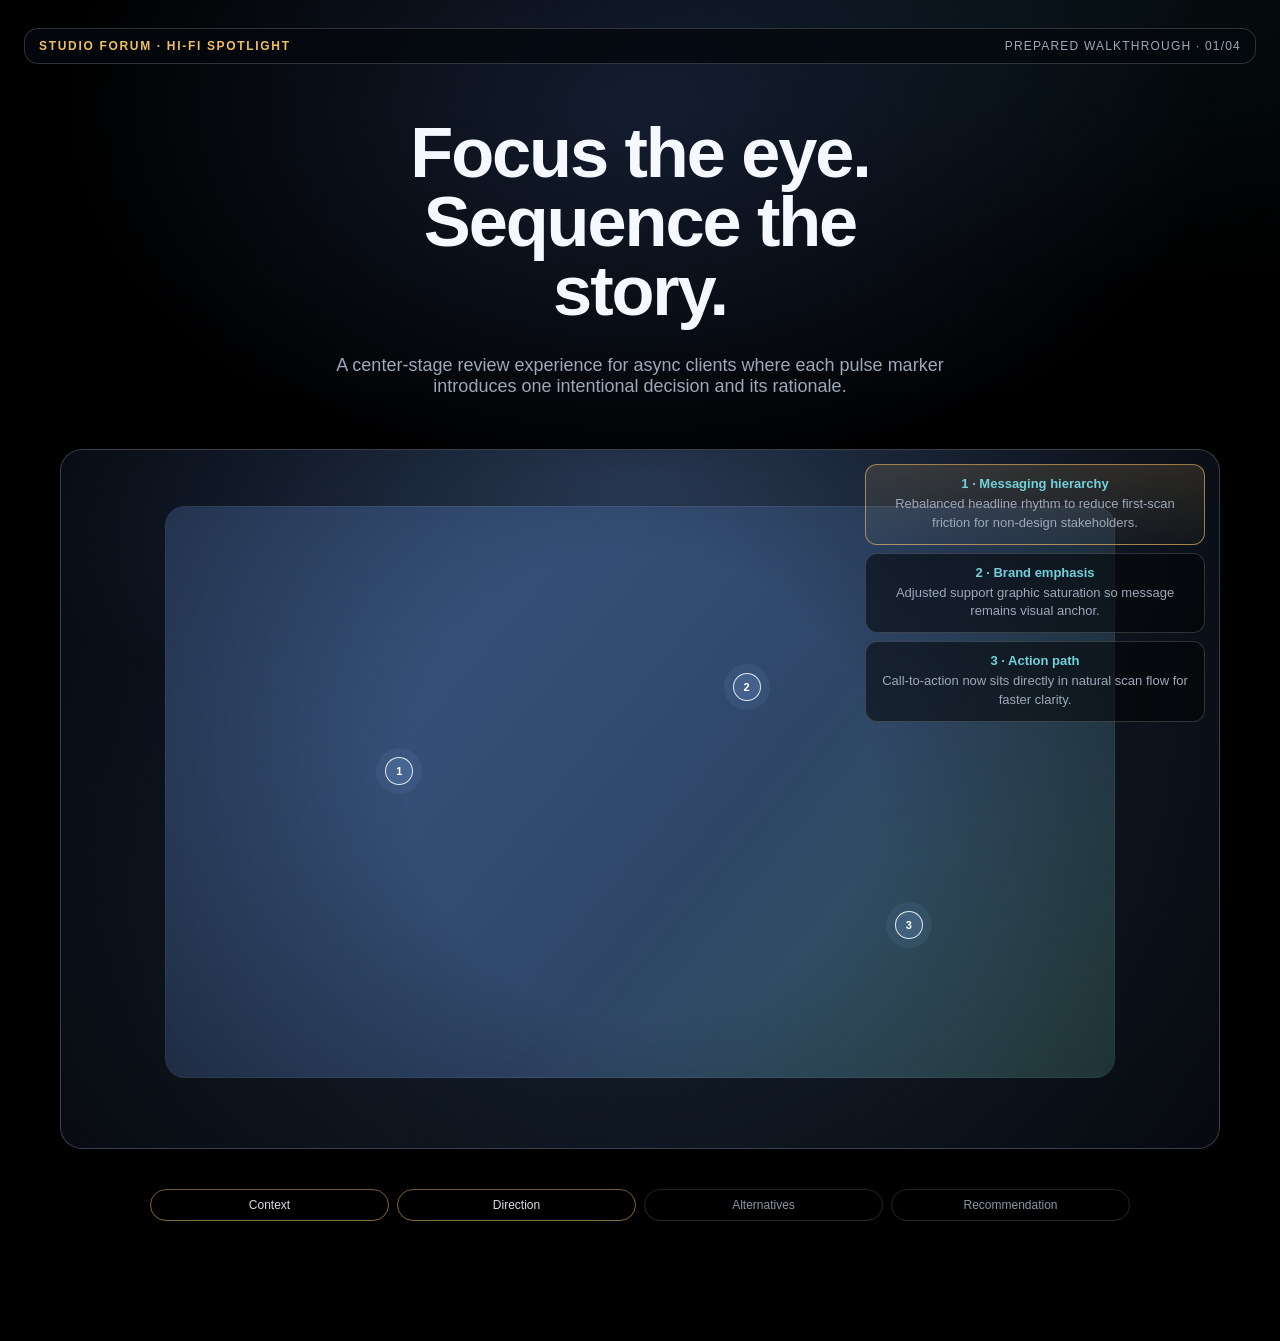
<file: concepts/client-review-hifi-spotlight.html>
<!doctype html>
<html lang="en">
<head>
  <meta charset="utf-8" />
  <meta name="viewport" content="width=device-width, initial-scale=1" />
  <title>Studio Forum Hi-Fi - Spotlight</title>
  <style>
    :root {
      --bg: #000;
      --panel: rgba(255,255,255,.06);
      --line: rgba(255,255,255,.17);
      --text: #f5f8ff;
      --muted: #9da8ba;
      --gold: #eebd64;
      --cyan: #72d1da;
      --blue: #88baff;
    }
    * { box-sizing: border-box; }
    body {
      margin: 0;
      font-family: "Avenir Next", "Satoshi", "Manrope", sans-serif;
      color: var(--text);
      background:
        radial-gradient(900px 600px at 50% 8%, rgba(57,84,138,.35), transparent 64%),
        radial-gradient(1000px 700px at 90% -12%, rgba(22,66,74,.30), transparent 64%),
        #000;
    }
    .shell { max-width: 1280px; margin: 0 auto; padding: 28px 24px 120px; }
    .nav {
      position: sticky; top: 12px; z-index: 20;
      display: flex; align-items: center; justify-content: space-between;
      border: 1px solid var(--line); border-radius: 14px;
      background: rgba(5, 8, 13, .78); backdrop-filter: blur(10px);
      padding: 10px 14px; margin-bottom: 54px;
    }
    .brand { font-size: 12px; letter-spacing: .14em; text-transform: uppercase; color: var(--gold); font-weight: 700; }
    .prog { font-size: 12px; color: var(--muted); letter-spacing: .1em; text-transform: uppercase; }
    .hero { min-height: 72vh; display: grid; gap: 18px; align-content: center; justify-items: center; text-align: center; }
    h1 { margin: 0; font-size: clamp(36px, 5.5vw, 78px); line-height: .98; letter-spacing: -.03em; max-width: 12ch; }
    .lede { margin: 12px 0 0; max-width: 62ch; color: var(--muted); font-size: 18px; }
    .spot {
      margin-top: 34px;
      width: min(100%, 1160px); min-height: 700px;
      border: 1px solid var(--line); border-radius: 22px;
      background: linear-gradient(162deg, #0e1728 0%, #141d2b 58%, #101925 100%);
      position: relative; overflow: hidden;
      box-shadow: 0 26px 70px rgba(0,0,0,.58);
    }
    .visual { position: absolute; inset: 8% 9% 10%; border-radius: 20px; background: linear-gradient(130deg, #3b5885, #2f4668 58%, #35595b); }
    .visual::after { content: ""; position: absolute; inset: 0; border-radius: inherit; box-shadow: inset 0 0 0 1px rgba(255,255,255,.08); }
    .vignette { position: absolute; inset: 0; background: radial-gradient(circle at 50% 48%, transparent 34%, rgba(0,0,0,.6)); }
    .beam { position: absolute; inset: -20% -10% auto; height: 420px; background: radial-gradient(ellipse at 50% 40%, rgba(136,186,255,.22), transparent 72%); pointer-events: none; }
    .hotspot {
      position: absolute; width: 28px; height: 28px; border-radius: 999px;
      border: 1px solid rgba(255,255,255,.84); display: grid; place-items: center;
      font-size: 11px; font-weight: 700; color: #fff;
      background: rgba(136,186,255,.22);
      box-shadow: 0 0 0 9px rgba(136,186,255,.08);
      animation: pulse 2.3s ease-in-out infinite;
    }
    .h1 { left: 28%; top: 44%; }
    .h2 { left: 58%; top: 32%; animation-delay: .6s; }
    .h3 { left: 72%; top: 66%; animation-delay: 1.2s; }
    .notes {
      position: absolute; right: 14px; top: 14px; width: min(39%, 340px);
      display: grid; gap: 8px;
    }
    .note { border: 1px solid var(--line); border-radius: 12px; background: rgba(0,0,0,.52); padding: 11px; }
    .note strong { display: block; color: var(--cyan); font-size: 13px; margin-bottom: 4px; }
    .note p { margin: 0; font-size: 13px; color: var(--muted); line-height: 1.45; }
    .note.active { border-color: rgba(238,189,100,.62); background: linear-gradient(180deg, rgba(238,189,100,.14), rgba(238,189,100,.03)); }
    .timeline { margin: 22px auto 0; width: min(980px, 100%); display: grid; grid-template-columns: repeat(4, 1fr); gap: 8px; }
    .chip { border: 1px solid var(--line); border-radius: 999px; padding: 8px; text-align: center; font-size: 12px; color: var(--muted); }
    .chip.active { color: var(--text); border-color: rgba(238,189,100,.6); }
    @keyframes pulse {
      0%,100% { transform: scale(1); box-shadow: 0 0 0 9px rgba(136,186,255,.08); }
      50% { transform: scale(1.09); box-shadow: 0 0 0 13px rgba(136,186,255,.05); }
    }
    @media (max-width: 980px) {
      .spot { min-height: 620px; }
      .notes { position: static; width: auto; margin: 14px; }
      .timeline { grid-template-columns: repeat(2, 1fr); }
    }
  </style>
</head>
<body>
  <div class="shell">
    <div class="nav"><div class="brand">Studio Forum · Hi-Fi Spotlight</div><div class="prog">Prepared Walkthrough · 01/04</div></div>
    <section class="hero">
      <h1>Focus the eye. Sequence the story.</h1>
      <p class="lede">A center-stage review experience for async clients where each pulse marker introduces one intentional decision and its rationale.</p>
      <article class="spot">
        <div class="beam"></div><div class="visual"></div><div class="vignette"></div>
        <div class="hotspot h1">1</div><div class="hotspot h2">2</div><div class="hotspot h3">3</div>
        <div class="notes">
          <div class="note active"><strong>1 · Messaging hierarchy</strong><p>Rebalanced headline rhythm to reduce first-scan friction for non-design stakeholders.</p></div>
          <div class="note"><strong>2 · Brand emphasis</strong><p>Adjusted support graphic saturation so message remains visual anchor.</p></div>
          <div class="note"><strong>3 · Action path</strong><p>Call-to-action now sits directly in natural scan flow for faster clarity.</p></div>
        </div>
      </article>
      <div class="timeline"><div class="chip active">Context</div><div class="chip active">Direction</div><div class="chip">Alternatives</div><div class="chip">Recommendation</div></div>
    </section>
  </div>
  <script src="https://mcp.figma.com/mcp/html-to-design/capture.js" async></script>
</body>
</html>
</file>
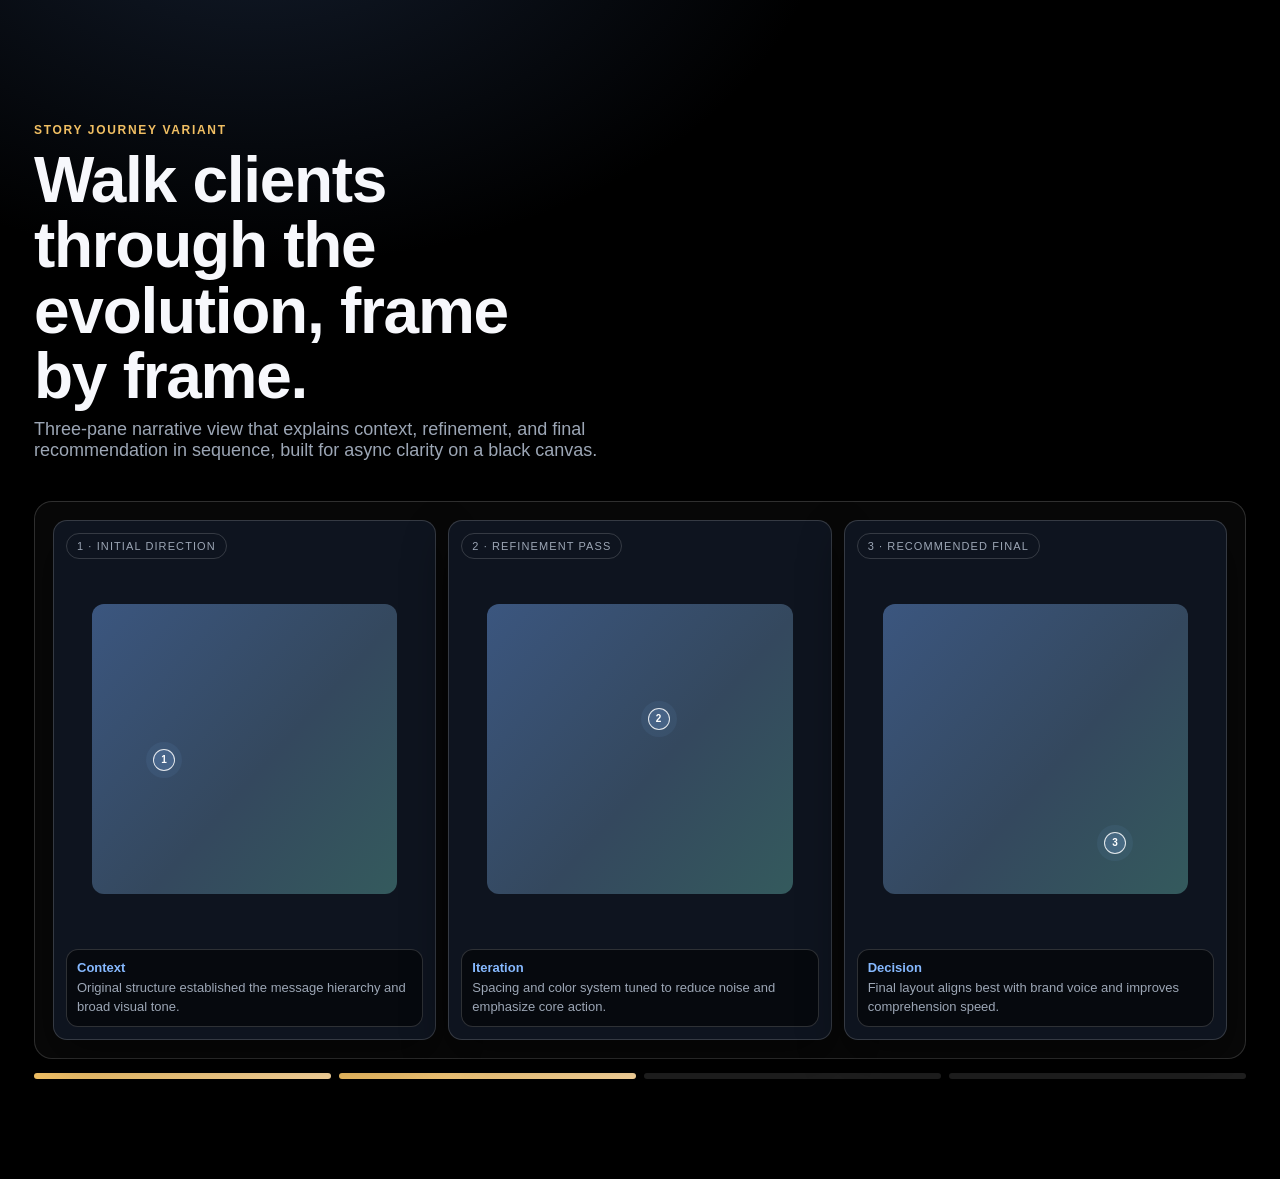
<file: concepts/client-review-variant-journey.html>
<!doctype html>
<html lang="en">
<head>
  <meta charset="utf-8" />
  <meta name="viewport" content="width=device-width, initial-scale=1" />
  <title>Studio Forum Variant - Story Journey</title>
  <style>
    :root {
      --bg: #000;
      --text: #f7f8fc;
      --muted: #9ca6b5;
      --line: rgba(255,255,255,.16);
      --amber: #f1bf63;
      --ice: #86b9ff;
    }
    * { box-sizing: border-box; }
    body {
      margin: 0;
      font-family: "Avenir Next", "Manrope", sans-serif;
      color: var(--text);
      background: radial-gradient(900px 600px at 20% -10%, rgba(48,72,112,.4), transparent 64%), #000;
    }
    .wrap { max-width: 1260px; margin: 0 auto; padding: 30px 24px 100px; }
    .intro { margin: 10vh 0 40px; }
    .intro small { color: var(--amber); text-transform: uppercase; letter-spacing: .14em; font-size: 12px; font-weight: 700; }
    .intro h1 { margin: 10px 0 10px; font-size: clamp(34px, 5vw, 66px); line-height: 1.02; letter-spacing: -.02em; max-width: 15ch; }
    .intro p { margin: 0; color: var(--muted); max-width: 58ch; font-size: 18px; }
    .lane {
      border: 1px solid var(--line); border-radius: 18px; padding: 18px; background: rgba(255,255,255,.03);
      display: grid; grid-template-columns: repeat(3, 1fr); gap: 12px;
    }
    .card {
      min-height: 520px; border-radius: 14px; border: 1px solid var(--line); background: #0e141f; position: relative; overflow: hidden;
      box-shadow: 0 18px 45px rgba(0,0,0,.42);
    }
    .art { position: absolute; left: 10%; right: 10%; top: 16%; bottom: 28%; border-radius: 12px; background: linear-gradient(132deg, #3b567f, #34485e 56%, #345a5d); }
    .label {
      position: absolute; left: 12px; top: 12px; border: 1px solid var(--line); border-radius: 999px; padding: 6px 10px;
      color: var(--muted); font-size: 11px; text-transform: uppercase; letter-spacing: .1em;
    }
    .callout {
      position: absolute; left: 12px; right: 12px; bottom: 12px; border: 1px solid var(--line); border-radius: 12px;
      padding: 10px; background: rgba(0,0,0,.52);
    }
    .callout strong { display: block; font-size: 13px; margin-bottom: 4px; color: var(--ice); }
    .callout p { margin: 0; color: var(--muted); font-size: 13px; line-height: 1.42; }
    .dot {
      position: absolute; width: 22px; height: 22px; border-radius: 999px; border: 1px solid rgba(255,255,255,.84);
      display: grid; place-items: center; font-size: 10px; font-weight: 700; color: #fff; background: rgba(134,185,255,.23);
      box-shadow: 0 0 0 7px rgba(134,185,255,.07);
    }
    .d1 { left: 26%; top: 44%; }
    .d2 { left: 52%; top: 36%; }
    .d3 { left: 68%; top: 60%; }
    .progress { margin-top: 14px; display: flex; gap: 8px; }
    .bar { height: 6px; border-radius: 999px; flex: 1; background: rgba(255,255,255,.12); }
    .bar.on { background: linear-gradient(90deg, var(--amber), #ffdba0); }
    @media (max-width: 1020px) { .lane { grid-template-columns: 1fr; } }
  </style>
</head>
<body>
  <div class="wrap">
    <section class="intro">
      <small>Story Journey Variant</small>
      <h1>Walk clients through the evolution, frame by frame.</h1>
      <p>Three-pane narrative view that explains context, refinement, and final recommendation in sequence, built for async clarity on a black canvas.</p>
    </section>

    <section class="lane">
      <article class="card">
        <div class="label">1 · Initial Direction</div><div class="art"></div><div class="dot d1">1</div>
        <div class="callout"><strong>Context</strong><p>Original structure established the message hierarchy and broad visual tone.</p></div>
      </article>
      <article class="card">
        <div class="label">2 · Refinement Pass</div><div class="art"></div><div class="dot d2">2</div>
        <div class="callout"><strong>Iteration</strong><p>Spacing and color system tuned to reduce noise and emphasize core action.</p></div>
      </article>
      <article class="card">
        <div class="label">3 · Recommended Final</div><div class="art"></div><div class="dot d3">3</div>
        <div class="callout"><strong>Decision</strong><p>Final layout aligns best with brand voice and improves comprehension speed.</p></div>
      </article>
    </section>

    <div class="progress"><div class="bar on"></div><div class="bar on"></div><div class="bar"></div><div class="bar"></div></div>
  </div>
  <script src="https://mcp.figma.com/mcp/html-to-design/capture.js" async></script>
</body>
</html>
</file>
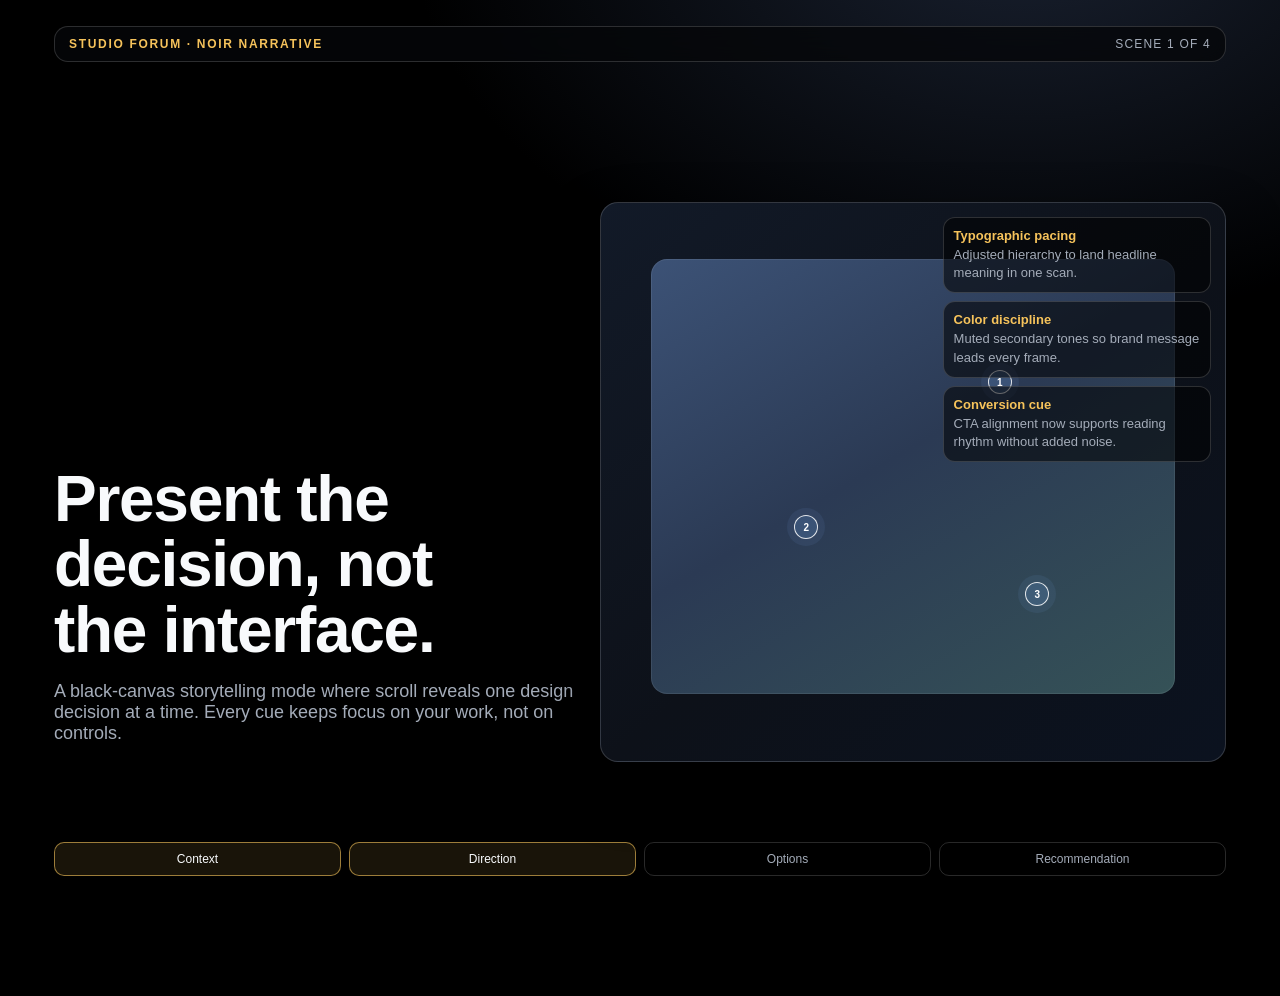
<file: concepts/client-review-variant-noir.html>
<!doctype html>
<html lang="en">
<head>
  <meta charset="utf-8" />
  <meta name="viewport" content="width=device-width, initial-scale=1" />
  <title>Studio Forum Variant - Noir Narrative</title>
  <style>
    :root {
      --bg: #000000;
      --panel: rgba(255, 255, 255, 0.06);
      --line: rgba(255, 255, 255, 0.16);
      --text: #f8fafc;
      --muted: #a4acb9;
      --accent: #f6c35b;
      --blue: #7ab3ff;
    }
    * { box-sizing: border-box; }
    body {
      margin: 0;
      background: radial-gradient(1000px 700px at 80% -10%, #1a2232 0%, transparent 62%), #000;
      color: var(--text);
      font-family: "Avenir Next", "Manrope", sans-serif;
    }
    .wrap { max-width: 1220px; margin: 0 auto; padding: 26px 24px 120px; }
    .top {
      position: sticky; top: 12px; z-index: 10;
      display: flex; justify-content: space-between; align-items: center;
      border: 1px solid var(--line); border-radius: 14px;
      padding: 10px 14px; background: rgba(6, 7, 10, 0.78); backdrop-filter: blur(10px);
    }
    .kicker { font-size: 12px; letter-spacing: .14em; text-transform: uppercase; color: var(--accent); font-weight: 700; }
    .hero { min-height: 70vh; display: grid; grid-template-columns: 1fr 1.2fr; gap: 24px; align-items: end; margin: 70px 0 80px; }
    h1 { margin: 0 0 12px; font-size: clamp(34px, 5vw, 64px); line-height: 1.02; letter-spacing: -.02em; max-width: 12ch; }
    .lede { color: var(--muted); max-width: 52ch; font-size: 18px; }
    .stage {
      border: 1px solid var(--line); border-radius: 18px; min-height: 560px;
      background: linear-gradient(140deg, #121a28, #0d1119 52%, #0b121f);
      position: relative; overflow: hidden;
      box-shadow: 0 26px 60px rgba(0,0,0,.45);
    }
    .visual {
      position: absolute; inset: 10% 8% 12%; border-radius: 16px;
      background: linear-gradient(150deg, #3c5276 0%, #2b3a54 46%, #355257 100%);
      box-shadow: inset 0 0 0 1px rgba(255,255,255,.08);
    }
    .hotspot {
      position: absolute; width: 24px; height: 24px; border-radius: 999px;
      border: 1px solid rgba(255,255,255,.85); display: grid; place-items: center;
      font-size: 10px; font-weight: 700; color: #fff;
      background: rgba(122,179,255,.2); box-shadow: 0 0 0 7px rgba(122,179,255,.08);
      animation: pulse 2.4s ease-in-out infinite;
    }
    .h1 { top: 30%; left: 62%; }
    .h2 { top: 56%; left: 31%; animation-delay: .6s; }
    .h3 { top: 68%; left: 68%; animation-delay: 1.1s; }
    .notes {
      position: absolute; right: 14px; top: 14px; width: min(43%, 340px);
      display: grid; gap: 8px;
    }
    .note { border: 1px solid var(--line); border-radius: 12px; padding: 10px; background: rgba(0,0,0,.55); }
    .note strong { display: block; font-size: 13px; color: var(--accent); margin-bottom: 3px; }
    .note p { margin: 0; color: var(--muted); font-size: 13px; line-height: 1.4; }
    .rail { margin-top: 28px; display: grid; grid-template-columns: repeat(4, 1fr); gap: 8px; }
    .step { border: 1px solid var(--line); border-radius: 10px; padding: 9px; text-align: center; color: var(--muted); font-size: 12px; }
    .step.active { border-color: rgba(246,195,91,.6); color: var(--text); background: rgba(246,195,91,.1); }
    @keyframes pulse { 0%,100% { transform: scale(1); } 50% { transform: scale(1.08); } }
    @media (max-width: 980px) { .hero { grid-template-columns: 1fr; } .notes { position: static; width: auto; margin: 12px; } }
  </style>
</head>
<body>
  <div class="wrap">
    <div class="top"><div class="kicker">Studio Forum · Noir Narrative</div><div style="font-size:12px;color:var(--muted);letter-spacing:.1em;text-transform:uppercase;">Scene 1 of 4</div></div>
    <section class="hero">
      <div>
        <h1>Present the decision, not the interface.</h1>
        <p class="lede">A black-canvas storytelling mode where scroll reveals one design decision at a time. Every cue keeps focus on your work, not on controls.</p>
      </div>
      <div class="stage">
        <div class="visual"></div>
        <div class="hotspot h1">1</div>
        <div class="hotspot h2">2</div>
        <div class="hotspot h3">3</div>
        <div class="notes">
          <div class="note"><strong>Typographic pacing</strong><p>Adjusted hierarchy to land headline meaning in one scan.</p></div>
          <div class="note"><strong>Color discipline</strong><p>Muted secondary tones so brand message leads every frame.</p></div>
          <div class="note"><strong>Conversion cue</strong><p>CTA alignment now supports reading rhythm without added noise.</p></div>
        </div>
      </div>
    </section>
    <div class="rail">
      <div class="step active">Context</div>
      <div class="step active">Direction</div>
      <div class="step">Options</div>
      <div class="step">Recommendation</div>
    </div>
  </div>
  <script src="https://mcp.figma.com/mcp/html-to-design/capture.js" async></script>
</body>
</html>
</file>
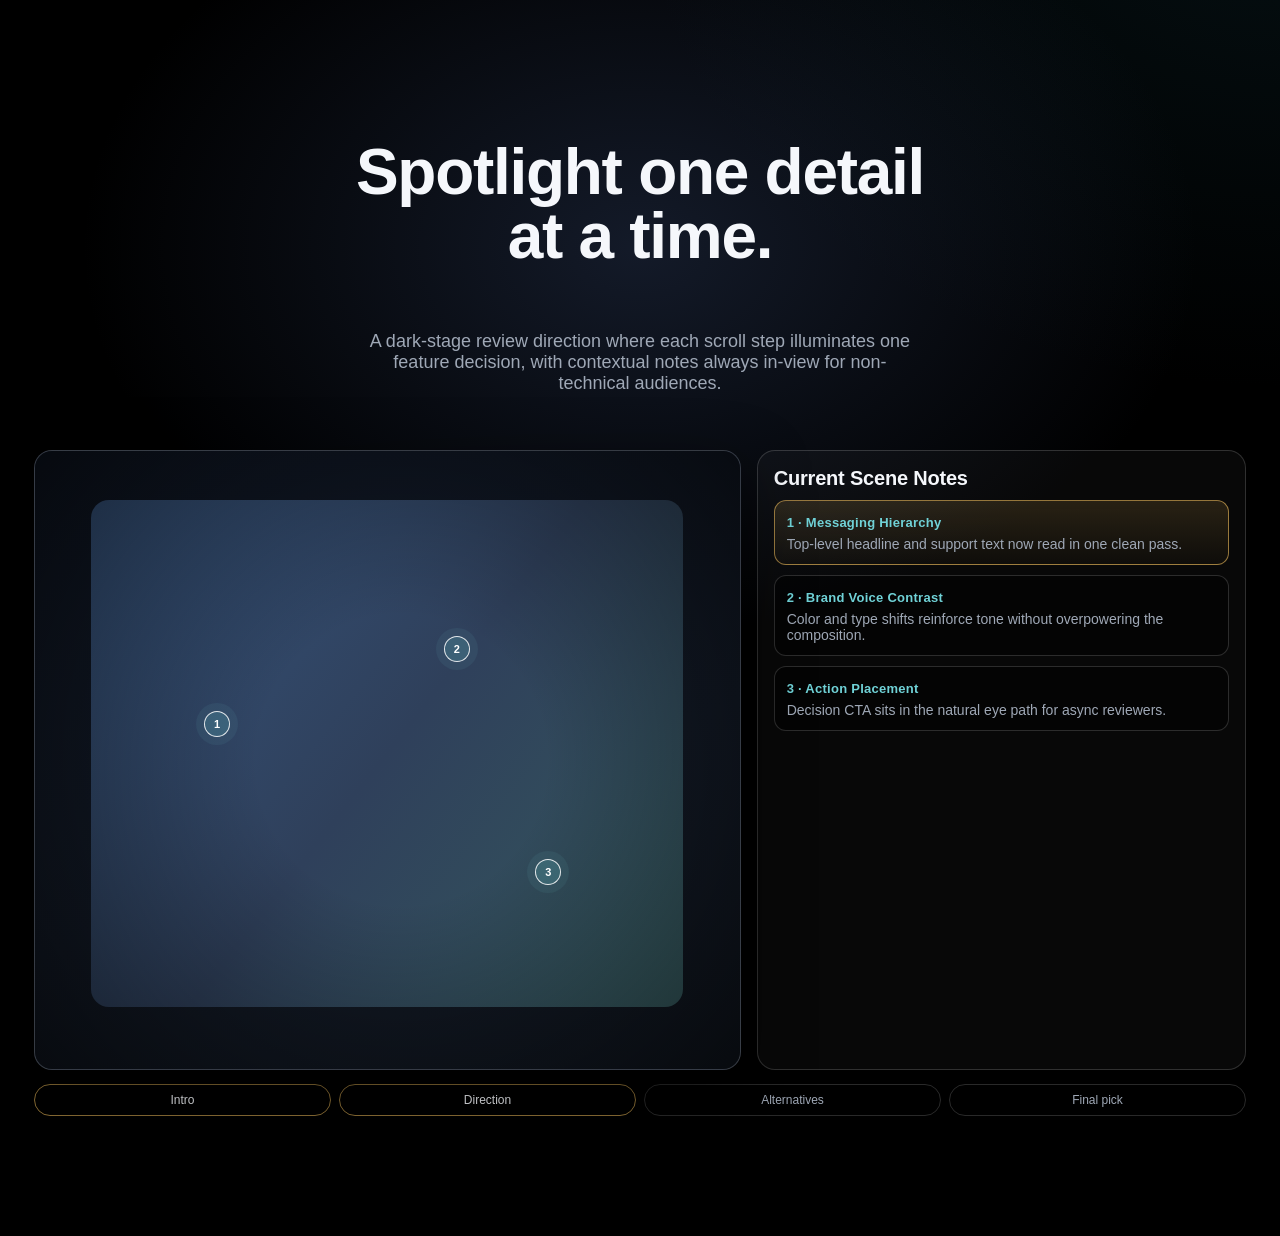
<file: concepts/client-review-variant-spotlight.html>
<!doctype html>
<html lang="en">
<head>
  <meta charset="utf-8" />
  <meta name="viewport" content="width=device-width, initial-scale=1" />
  <title>Studio Forum Variant - Spotlight Sequence</title>
  <style>
    :root {
      --bg: #000;
      --text: #f5f7fb;
      --muted: #9fa8b6;
      --line: rgba(255,255,255,.16);
      --gold: #efbd5d;
      --cyan: #70d2d7;
    }
    * { box-sizing: border-box; }
    body {
      margin: 0;
      font-family: "Avenir Next", "Satoshi", sans-serif;
      color: var(--text);
      background:
        radial-gradient(900px 640px at 50% 20%, rgba(57,77,120,.34), transparent 62%),
        radial-gradient(1000px 800px at 100% -10%, rgba(20,60,72,.26), transparent 64%),
        #000;
    }
    .wrap { max-width: 1260px; margin: 0 auto; padding: 32px 24px 120px; }
    .title { text-align: center; margin: 12vh auto 7vh; max-width: 16ch; font-size: clamp(32px, 5vw, 68px); line-height: 1; letter-spacing: -.02em; }
    .sub { text-align: center; margin: 0 auto 56px; max-width: 54ch; color: var(--muted); font-size: 18px; }
    .grid { display: grid; grid-template-columns: 1.3fr .9fr; gap: 16px; align-items: stretch; }
    .canvas {
      min-height: 620px; border-radius: 18px; border: 1px solid var(--line); position: relative; overflow: hidden;
      background: linear-gradient(160deg, #0e1522, #121925 58%, #10161f);
      box-shadow: 0 25px 65px rgba(0,0,0,.5);
    }
    .art { position: absolute; inset: 8% 8% 10%; border-radius: 18px; background: linear-gradient(128deg, #35527a 0%, #2f405b 50%, #35595d 100%); }
    .vignette { position: absolute; inset: 0; background: radial-gradient(circle at 52% 50%, transparent 30%, rgba(0,0,0,.56) 100%); }
    .hotspot {
      position: absolute; width: 26px; height: 26px; border-radius: 999px; display: grid; place-items: center;
      font-size: 11px; font-weight: 700; border: 1px solid rgba(255,255,255,.85); color: #fff;
      background: rgba(112,210,215,.22); box-shadow: 0 0 0 8px rgba(112,210,215,.07);
    }
    .h1 { left: 24%; top: 42%; }
    .h2 { left: 58%; top: 30%; }
    .h3 { left: 71%; top: 66%; }
    .panel { border: 1px solid var(--line); border-radius: 18px; padding: 16px; background: rgba(255,255,255,.03); }
    .panel h2 { margin: 0 0 10px; font-size: 20px; letter-spacing: -.01em; }
    .item { border: 1px solid var(--line); border-radius: 12px; padding: 12px; margin-bottom: 10px; background: rgba(0,0,0,.45); }
    .item strong { color: var(--cyan); font-size: 13px; letter-spacing: .02em; }
    .item p { margin: 5px 0 0; color: var(--muted); font-size: 14px; }
    .item.active { border-color: rgba(239,189,93,.6); background: linear-gradient(180deg, rgba(239,189,93,.14), rgba(239,189,93,.03)); }
    .footer { margin-top: 14px; display: grid; grid-template-columns: repeat(4,1fr); gap: 8px; }
    .chip { border: 1px solid var(--line); border-radius: 999px; padding: 8px 10px; text-align: center; color: var(--muted); font-size: 12px; }
    .chip.active { color: var(--text); border-color: rgba(239,189,93,.6); }
    @media (max-width: 980px) { .grid { grid-template-columns: 1fr; } }
  </style>
</head>
<body>
  <div class="wrap">
    <h1 class="title">Spotlight one detail at a time.</h1>
    <p class="sub">A dark-stage review direction where each scroll step illuminates one feature decision, with contextual notes always in-view for non-technical audiences.</p>
    <section class="grid">
      <article class="canvas">
        <div class="art"></div><div class="vignette"></div>
        <div class="hotspot h1">1</div><div class="hotspot h2">2</div><div class="hotspot h3">3</div>
      </article>
      <aside class="panel">
        <h2>Current Scene Notes</h2>
        <div class="item active"><strong>1 · Messaging Hierarchy</strong><p>Top-level headline and support text now read in one clean pass.</p></div>
        <div class="item"><strong>2 · Brand Voice Contrast</strong><p>Color and type shifts reinforce tone without overpowering the composition.</p></div>
        <div class="item"><strong>3 · Action Placement</strong><p>Decision CTA sits in the natural eye path for async reviewers.</p></div>
      </aside>
    </section>
    <div class="footer"><div class="chip active">Intro</div><div class="chip active">Direction</div><div class="chip">Alternatives</div><div class="chip">Final pick</div></div>
  </div>
  <script src="https://mcp.figma.com/mcp/html-to-design/capture.js" async></script>
</body>
</html>
</file>
<file: assets/app.css>
:root {
  --bg: #000000;
  --panel: #353535;
  --accent: #ffc000;
  --accent-2: #22c55e;
  --text: #e2e8f0;
  --muted: #b1b1b1;
  --card: #1c1c1c;
  --border: #292929;
  --shadow: 0 10px 30px rgba(0, 0, 0, 0.45);
  --radius: 16px;
  --radius-sm: 10px;
  --font: "Futura", "Space Grotesk", "Trebuchet MS", system-ui, sans-serif;
}

* {
  box-sizing: border-box;
}

body {
  margin: 0;
  font-family: var(--font);
  background: var(--bg);
  color: var(--text);
  min-height: 100vh;
}

a {
  color: inherit;
  text-decoration: none;
}

.shell {
  max-width: 1100px;
  margin: 0 auto;
  padding: 48px 24px 64px;
}

.hero {
  display: grid;
  grid-template-columns: repeat(auto-fit, minmax(280px, 1fr));
  gap: 32px;
  align-items: center;
}

.eyebrow {
  text-transform: uppercase;
  font-size: 12px;
  letter-spacing: 0.2em;
  color: var(--accent);
  margin: 0 0 12px;
}

h1 {
  font-size: clamp(2.2rem, 3vw, 3.2rem);
  letter-spacing: 0;
  margin: 0 0 12px;
}

.lede {
  color: var(--muted);
  font-size: 1.05rem;
  line-height: 1.6;
}

.lede.compact {
  font-size: 0.92rem;
  margin: 8px 0 0;
}

.actions {
  margin-top: 24px;
  display: flex;
  gap: 10px;
  flex-wrap: wrap;
}

.btn {
  padding: 10px 14px;
  border: 1px solid var(--border);
  border-radius: var(--radius-sm);
  background: transparent;
  color: var(--text);
  cursor: pointer;
  transition: transform 150ms ease, border 150ms ease, background 150ms ease;
  font-family: var(--font);
}

.btn.primary {
  background: var(--accent);
  color: #1c1917;
  border-color: transparent;
  font-weight: 700;
}

.btn:hover {
  transform: translateY(-2px);
  border-color: var(--accent);
}

.card,
.panel,
.form,
.panel-list,
.viewer-card,
.flow-panel {
  background: var(--card);
  border: 1px solid var(--border);
  border-radius: var(--radius);
  box-shadow: var(--shadow);
}

.card {
  padding: 24px;
}

.grid {
  margin-top: 48px;
  display: grid;
  gap: 20px;
  grid-template-columns: repeat(auto-fit, minmax(220px, 1fr));
}

.panel {
  padding: 18px;
}

.editor-shell,
.viewer-shell {
  max-width: 1320px;
  margin: 0 auto;
  padding: 28px 18px 56px;
}

.viewer-header {
  display: flex;
  justify-content: space-between;
  flex-wrap: wrap;
  gap: 12px;
  align-items: center;
  margin-bottom: 18px;
}

.editor-layout {
  display: grid;
  grid-template-columns: 280px 1fr;
  gap: 20px;
}

@media (max-width: 980px) {
  .editor-layout {
    grid-template-columns: 1fr;
  }
}

.panel-list,
.form {
  padding: 16px;
}

.panel-list h2 {
  margin: 0 0 12px;
}

.step-actions {
  display: flex;
  gap: 8px;
  flex-wrap: wrap;
  margin-top: 12px;
}

.scene-item {
  padding: 10px;
  border-radius: 10px;
  border: 1px solid transparent;
  cursor: pointer;
  color: var(--muted);
  margin-bottom: 8px;
}

.scene-item.active {
  border-color: var(--accent);
  background: #ffc00012;
  color: var(--text);
}

.form label {
  display: block;
  margin-bottom: 12px;
  color: var(--muted);
}

.form input,
.form textarea,
.form select {
  width: 100%;
  margin-top: 6px;
  padding: 10px;
  background: #101010;
  border: 1px solid var(--border);
  border-radius: 10px;
  color: var(--text);
  font-family: var(--font);
}

.form textarea {
  min-height: 86px;
  resize: vertical;
}

.preview {
  background: #101010;
  border: 1px dashed var(--border);
  border-radius: var(--radius);
  padding: 14px;
  margin-top: 14px;
}

.image-stage {
  position: relative;
  width: 100%;
  overflow: hidden;
  border-radius: 12px;
}

.image-stage img {
  width: 100%;
  max-height: 72vh;
  object-fit: contain;
  display: block;
  border-radius: 12px;
}

.image-stage-editor {
  min-height: 280px;
  border: 1px solid #1f1f1f;
  display: grid;
  place-items: center;
}

.empty-stage {
  color: var(--muted);
  margin: 0;
  padding: 16px;
  text-align: center;
}

.hotspot {
  position: absolute;
  transform: translate(-50%, -50%);
  width: 24px;
  height: 24px;
  border-radius: 50%;
  border: 1.5px solid rgba(255, 255, 255, 0.7);
  background: rgba(255, 192, 0, 0.18);
  backdrop-filter: blur(1.5px);
  box-shadow: 0 0 0 1px rgba(0, 0, 0, 0.35), 0 5px 14px rgba(0, 0, 0, 0.4);
  color: #ffffff;
  font-size: 11px;
  font-weight: 700;
  display: grid;
  place-items: center;
  cursor: pointer;
}

.hotspot.active {
  width: 30px;
  height: 30px;
  border-color: var(--accent);
  background: rgba(255, 192, 0, 0.48);
  color: #0a0a0a;
}

.hotspot.dimmed {
  opacity: 0.35;
}

.hotspot-editor {
  margin-top: 14px;
  border: 1px solid var(--border);
  border-radius: 12px;
  background: #101010;
  padding: 12px;
}

.hotspot-header {
  display: flex;
  justify-content: space-between;
  align-items: baseline;
  gap: 10px;
  margin-bottom: 10px;
}

.hotspot-row {
  border: 1px solid #252525;
  border-radius: 10px;
  padding: 10px;
  margin-bottom: 8px;
  background: #141414;
}

.hotspot-row-head {
  display: flex;
  justify-content: space-between;
  align-items: center;
  gap: 8px;
  margin-bottom: 8px;
}

.hotspot-actions {
  display: flex;
  gap: 6px;
  flex-wrap: wrap;
}

.viewer-grid {
  display: grid;
  gap: 18px;
  grid-template-columns: 1fr 340px;
}

@media (max-width: 1100px) {
  .viewer-grid {
    grid-template-columns: 1fr;
  }
}

.viewer-card {
  padding: 16px;
}

.scene-image-wrap {
  position: relative;
  border-radius: 12px;
  overflow: hidden;
  border: 1px solid var(--border);
  background: #0c0c0c;
}

.scene-image-wrap img {
  width: 100%;
  max-height: 78vh;
  object-fit: contain;
  display: block;
}

.flow-panel {
  padding: 14px;
  align-self: start;
  position: sticky;
  top: 16px;
}

.flow-section {
  margin-top: 14px;
  padding-top: 12px;
  border-top: 1px solid var(--border);
}

.flow-label {
  margin: 0 0 6px;
  font-size: 0.85rem;
  color: var(--muted);
  text-transform: uppercase;
  letter-spacing: 0.08em;
}

.note-card {
  border: 1px solid #2b2b2b;
  border-radius: 10px;
  background: #111111;
  padding: 10px;
  color: var(--muted);
  min-height: 92px;
}

.tooltip {
  position: absolute;
  max-width: 260px;
  background: rgba(5, 5, 5, 0.95);
  border: 1px solid #2d2d2d;
  border-radius: 8px;
  padding: 8px;
  color: var(--text);
  font-size: 0.82rem;
  line-height: 1.35;
  pointer-events: none;
  z-index: 5;
  box-shadow: var(--shadow);
}

.hidden {
  display: none;
}

.lightbox {
  position: fixed;
  inset: 0;
  background: rgba(5, 5, 5, 0.9);
  display: flex;
  align-items: center;
  justify-content: center;
  padding: 24px;
  z-index: 9999;
}

.lightbox.hidden {
  display: none;
}

.lightbox img {
  width: 95vw;
  height: 95vh;
  object-fit: contain;
  border-radius: 12px;
  box-shadow: 0 20px 50px rgba(0, 0, 0, 0.5);
}

.lightbox .lightbox-close {
  position: absolute;
  top: 24px;
  right: 24px;
  width: 40px;
  height: 40px;
  font-size: 20px;
  display: grid;
  place-items: center;
}

.hybrid-viewer-body {
  background:
    radial-gradient(900px 620px at 50% 0%, rgba(43, 69, 118, 0.32), transparent 66%),
    radial-gradient(1000px 700px at 100% -12%, rgba(18, 64, 74, 0.28), transparent 66%),
    #000;
}

.hybrid-viewer {
  max-width: 1280px;
  margin: 0 auto;
  padding: 26px 24px 120px;
}

.hybrid-topbar {
  position: sticky;
  top: 10px;
  z-index: 20;
  display: flex;
  justify-content: space-between;
  align-items: center;
  gap: 10px;
  border: 1px solid rgba(255, 255, 255, 0.18);
  border-radius: 14px;
  background: rgba(6, 8, 13, 0.78);
  backdrop-filter: blur(10px);
  padding: 10px 14px;
  margin-bottom: 44px;
}

.hybrid-brand {
  font-size: 12px;
  font-weight: 700;
  letter-spacing: 0.14em;
  text-transform: uppercase;
  color: #efbf64;
}

.hybrid-status {
  font-size: 12px;
  color: #9ea9bb;
  text-transform: uppercase;
  letter-spacing: 0.1em;
}

.hybrid-hero {
  text-align: center;
  margin: 14vh auto 7vh;
}

.hybrid-title {
  margin: 0;
  font-size: clamp(2.4rem, 6vw, 5.2rem);
  line-height: 0.96;
  letter-spacing: -0.03em;
}

.hybrid-subtitle {
  margin: 14px auto 0;
  max-width: 62ch;
  color: #9ea9bb;
  font-size: 1.05rem;
  line-height: 1.6;
}

.hybrid-frame {
  border: 1px solid rgba(255, 255, 255, 0.18);
  border-radius: 22px;
  background: linear-gradient(160deg, #0f1726 0%, #141d2b 58%, #101924 100%);
  min-height: 720px;
  position: relative;
  overflow: hidden;
  box-shadow: 0 28px 72px rgba(0, 0, 0, 0.58);
}

.hybrid-image-wrap {
  position: absolute;
  inset: 8% 9% 12%;
  border-radius: 18px;
  overflow: hidden;
  background: linear-gradient(132deg, #3b5884, #2d435f 58%, #355c5f);
}

.hybrid-image-wrap img {
  width: 100%;
  height: 100%;
  object-fit: contain;
  display: block;
  cursor: zoom-in;
}

.hybrid-image-wrap::after {
  content: "";
  position: absolute;
  inset: 0;
  border-radius: inherit;
  box-shadow: inset 0 0 0 1px rgba(255, 255, 255, 0.08);
  pointer-events: none;
}

.hybrid-placeholder {
  width: 100%;
  height: 100%;
  display: grid;
  place-items: center;
  color: #9ea9bb;
  padding: 20px;
  text-align: center;
}

.hybrid-beam {
  position: absolute;
  inset: -24% -18% auto;
  height: 460px;
  background: radial-gradient(ellipse at 50% 50%, rgba(132, 186, 255, 0.24), transparent 72%);
  pointer-events: none;
}

.hybrid-vignette {
  position: absolute;
  inset: 0;
  background: radial-gradient(circle at 50% 46%, transparent 34%, rgba(0, 0, 0, 0.58));
  pointer-events: none;
}

.hybrid-hotspot {
  position: absolute;
  transform: translate(-50%, -50%);
  width: 28px;
  height: 28px;
  border-radius: 999px;
  display: grid;
  place-items: center;
  border: 1px solid rgba(255, 255, 255, 0.86);
  font-size: 11px;
  font-weight: 700;
  color: #fff;
  background: rgba(132, 186, 255, 0.24);
  box-shadow: 0 0 0 9px rgba(132, 186, 255, 0.08);
  animation: hybrid-pulse 2.3s ease-in-out infinite;
  cursor: pointer;
  z-index: 3;
}

.hybrid-hotspot-active {
  background: rgba(239, 191, 100, 0.35);
  box-shadow: 0 0 0 10px rgba(239, 191, 100, 0.1);
}

.hybrid-hotspot-dim {
  opacity: 0.35;
}

.hybrid-note-panel {
  position: absolute;
  right: 14px;
  top: 14px;
  width: min(38%, 360px);
  display: grid;
  gap: 8px;
  z-index: 4;
}

.hybrid-note {
  border: 1px solid rgba(255, 255, 255, 0.18);
  border-radius: 12px;
  padding: 11px;
  background: rgba(0, 0, 0, 0.52);
}

.hybrid-note strong {
  display: block;
  font-size: 13px;
  color: #70d3d8;
  margin-bottom: 4px;
}

.hybrid-note p {
  margin: 0;
  font-size: 13px;
  color: #9ea9bb;
  line-height: 1.43;
}

.hybrid-note-active {
  border-color: rgba(239, 191, 100, 0.62);
  background: linear-gradient(180deg, rgba(239, 191, 100, 0.14), rgba(239, 191, 100, 0.03));
}

.hybrid-dock {
  position: absolute;
  left: 14px;
  right: 14px;
  bottom: 14px;
  border: 1px solid rgba(255, 255, 255, 0.18);
  border-radius: 12px;
  padding: 10px;
  background: rgba(0, 0, 0, 0.48);
  display: flex;
  justify-content: space-between;
  gap: 10px;
  align-items: center;
  z-index: 4;
}

.hybrid-dock span {
  font-size: 12px;
  color: #9ea9bb;
  text-transform: uppercase;
  letter-spacing: 0.08em;
}

.hybrid-progress {
  display: grid;
  grid-template-columns: repeat(4, 1fr);
  gap: 8px;
  width: 48%;
}

.hybrid-chip {
  border: 1px solid rgba(255, 255, 255, 0.18);
  border-radius: 999px;
  padding: 7px;
  text-align: center;
  font-size: 11px;
  color: #9ea9bb;
}

.hybrid-chip-active {
  border-color: rgba(239, 191, 100, 0.63);
  color: #f4f7ff;
}

.hybrid-controls {
  margin-top: 12px;
  display: flex;
  gap: 8px;
  flex-wrap: wrap;
}

.hybrid-controls .btn {
  background: rgba(255, 255, 255, 0.03);
  border-color: rgba(255, 255, 255, 0.2);
}

.hybrid-sections {
  margin-top: 64px;
  display: grid;
  grid-template-columns: repeat(3, 1fr);
  gap: 12px;
}

.hybrid-section {
  border: 1px solid rgba(255, 255, 255, 0.18);
  border-radius: 14px;
  padding: 14px;
  background: rgba(255, 255, 255, 0.03);
}

.hybrid-section h3 {
  margin: 0 0 7px;
  font-size: 16px;
  letter-spacing: -0.01em;
}

.hybrid-section p {
  margin: 0;
  color: #9ea9bb;
  font-size: 14px;
  line-height: 1.45;
}

.reveal {
  opacity: 0;
  transform: translateY(24px);
  transition: opacity 520ms ease, transform 520ms ease;
}

.reveal-visible {
  opacity: 1;
  transform: translateY(0);
}

@keyframes hybrid-pulse {
  0%,
  100% {
    transform: translate(-50%, -50%) scale(1);
    box-shadow: 0 0 0 9px rgba(132, 186, 255, 0.08);
  }
  50% {
    transform: translate(-50%, -50%) scale(1.09);
    box-shadow: 0 0 0 13px rgba(132, 186, 255, 0.05);
  }
}

@media (max-width: 1050px) {
  .hybrid-frame {
    min-height: 680px;
  }

  .hybrid-note-panel {
    position: static;
    width: auto;
    margin: 14px;
  }

  .hybrid-dock {
    position: static;
    margin: 14px;
    flex-direction: column;
    align-items: stretch;
  }

  .hybrid-progress {
    width: 100%;
  }

  .hybrid-sections {
    grid-template-columns: 1fr;
  }
}
</file>
